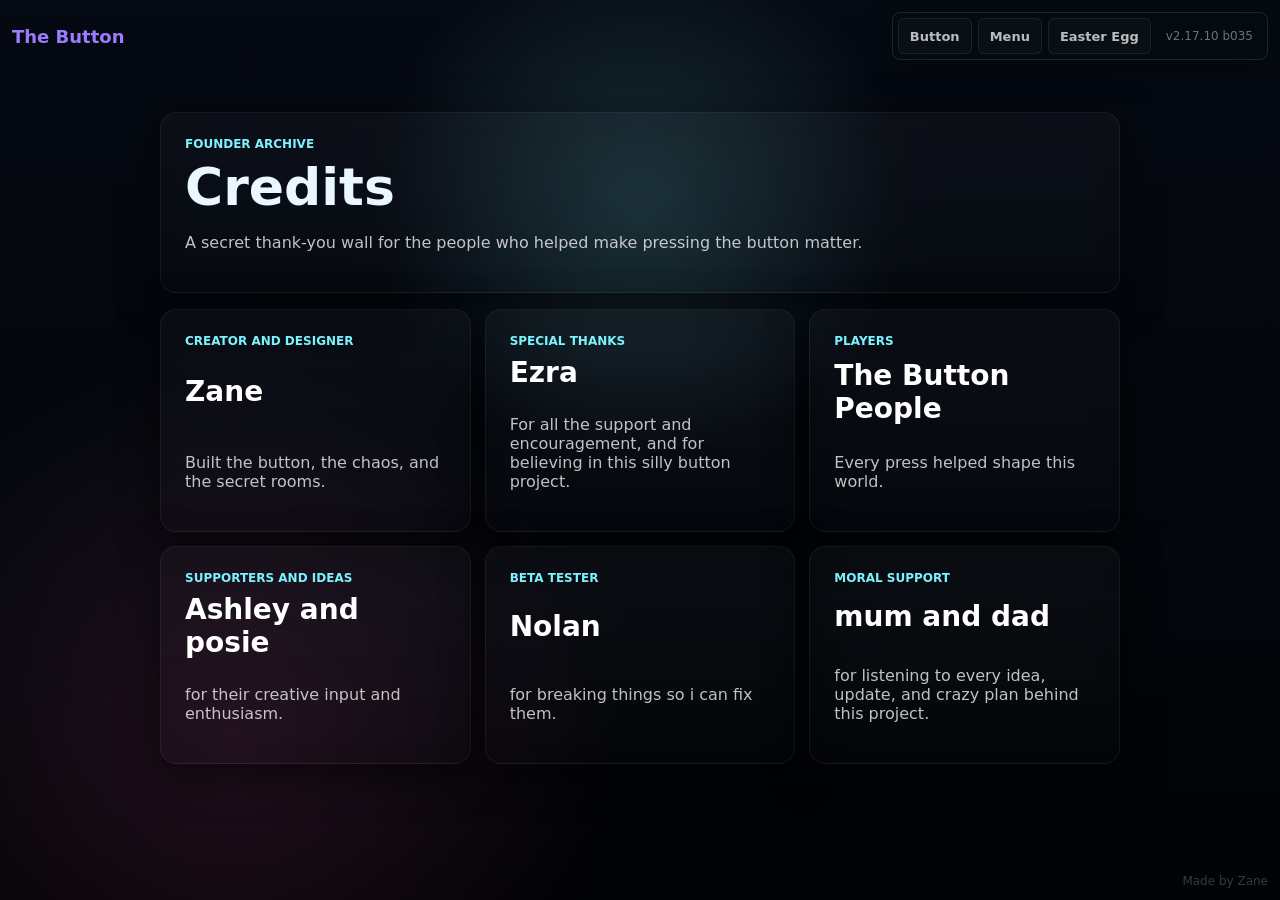
<file: credits.html>
<!doctype html>
<html lang="en">
<head>
  <meta charset="utf-8" />
  <meta name="viewport" content="width=device-width, initial-scale=1" />
  <title>The Button - Credits</title>
  <link rel="stylesheet" href="style.css" />
</head>

<body class="collection-page credits-page">
  <canvas id="particles"></canvas>

  <header class="topbar">
    <a href="index.html" class="brand">The Button</a>
    <nav class="page-nav" aria-label="Main navigation">
      <a href="index.html">Button</a>
      <a href="menu.html">Menu</a>
      <a href="easter-egg.html">Easter Egg</a>
      <span id="version-display"></span>
    </nav>
  </header>

  <main class="credits-main secret-vault">
    <section class="glass credits-hero">
      <p class="eyebrow">Founder archive</p>
      <h1>Credits</h1>
      <p class="muted">
        A secret thank-you wall for the people who helped make pressing the button matter.
      </p>
    </section>

    <section id="credits-list" class="credits-list" aria-label="Credits list"></section>
  </main>

  <footer class="footer">
    <span class="creator-credit">Made by Zane</span>
  </footer>

  <script src="version-egg.js"></script>
  <script src="credits.js"></script>
  <script src="page-effects.js"></script>
</body>
</html>
</file>
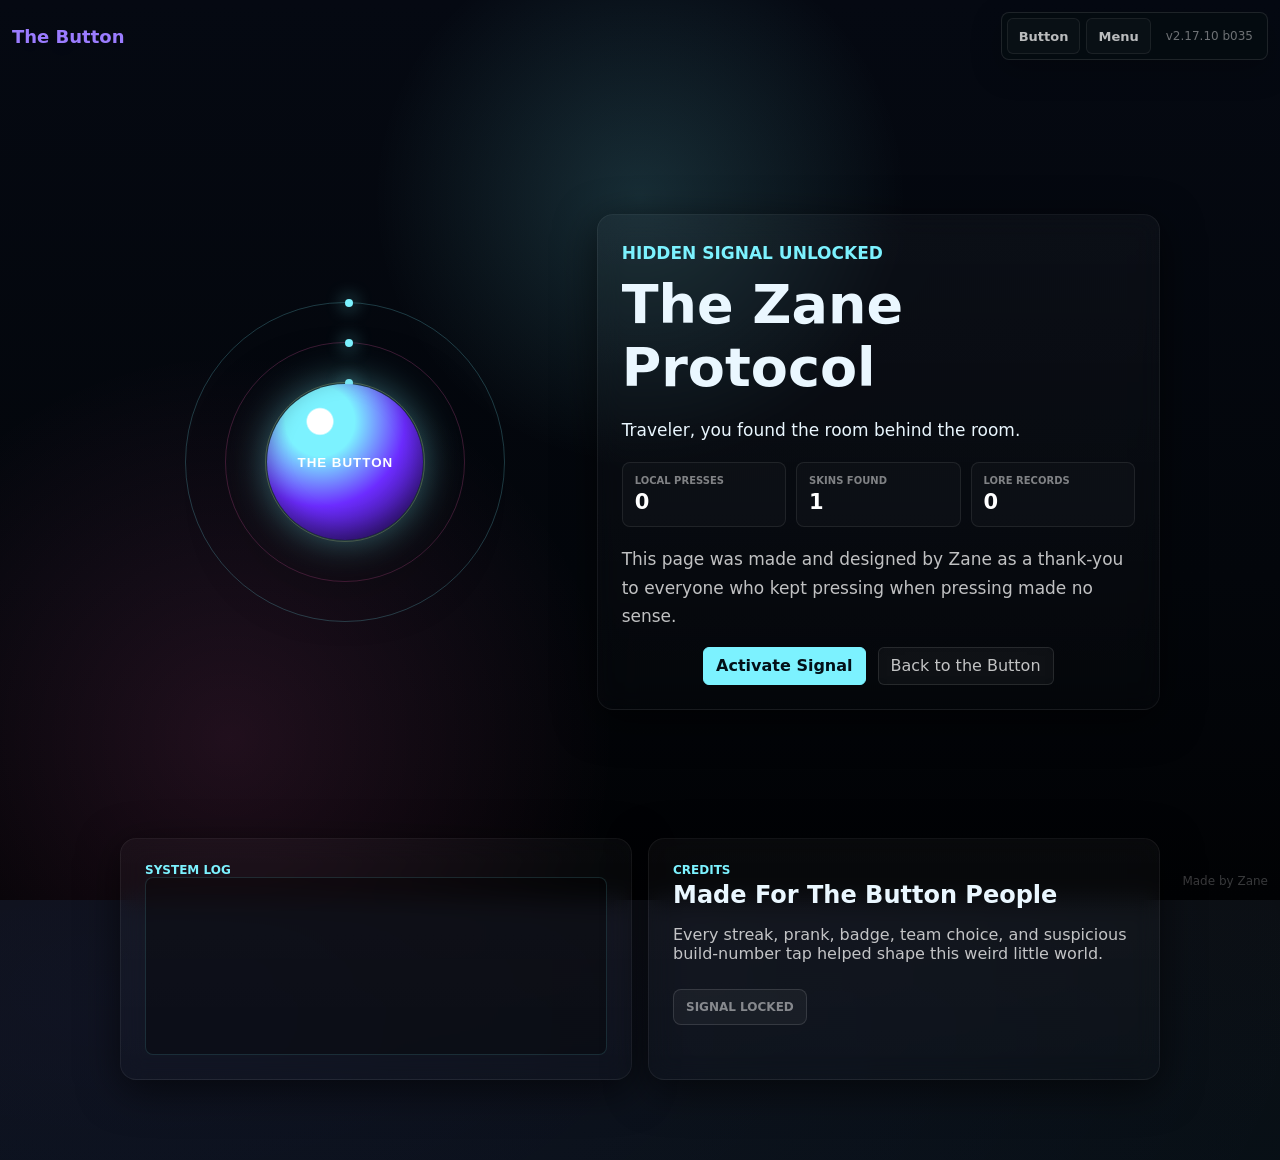
<file: easter-egg.html>
<!doctype html>
<html lang="en">
<head>
  <meta charset="utf-8" />
  <meta name="viewport" content="width=device-width, initial-scale=1" />
  <title>The Button - Easter Egg</title>
  <link rel="stylesheet" href="style.css" />
</head>

<body class="collection-page easter-page">
  <canvas id="particles"></canvas>

  <header class="topbar">
    <a href="index.html" class="brand">The Button</a>
    <nav class="page-nav" aria-label="Main navigation">
      <a href="index.html">Button</a>
      <a href="menu.html">Menu</a>
      <span id="version-display"></span>
    </nav>
  </header>

  <main class="easter-main secret-vault">
    <section class="easter-hero">
      <div class="secret-orbit" aria-hidden="true">
        <span></span><span></span><span></span>
        <button id="secret-core" class="secret-core" type="button" aria-label="Secret button core">THE BUTTON</button>
      </div>

      <div class="glass easter-card">
        <p class="eyebrow">Hidden signal unlocked</p>
        <h1>The Zane Protocol</h1>
        <p id="secret-greeting">
          You found the room behind the room.
        </p>
        <div class="secret-stats" aria-label="Secret player stats">
          <div><span>Local presses</span><strong id="secret-presses">0</strong></div>
          <div><span>Skins found</span><strong id="secret-skins">0</strong></div>
          <div><span>Lore records</span><strong id="secret-lore">0</strong></div>
        </div>
        <p class="muted">
          This page was made and designed by Zane as a thank-you to everyone who kept pressing when pressing made no sense.
        </p>
        <div class="controls">
          <button id="activate-secret" class="pill primary" type="button">Activate Signal</button>
          <a class="pill" href="index.html">Back to the Button</a>
        </div>
      </div>
    </section>

    <section class="secret-grid">
      <div class="glass secret-panel">
        <p class="eyebrow">System log</p>
        <div id="secret-terminal" class="secret-terminal" aria-live="polite"></div>
      </div>
      <div class="glass secret-panel">
        <p class="eyebrow">Credits</p>
        <h2>Made For The Button People</h2>
        <p class="muted">
          Every streak, prank, badge, team choice, and suspicious build-number tap helped shape this weird little world.
        </p>
        <div id="secret-badge" class="secret-badge locked">Signal locked</div>
      </div>
    </section>
  </main>

  <footer class="footer">
    <span class="creator-credit">Made by Zane</span>
  </footer>

  <script src="version-egg.js"></script>
  <script src="easter-egg.js"></script>
  <script src="page-effects.js"></script>
</body>
</html>
</file>
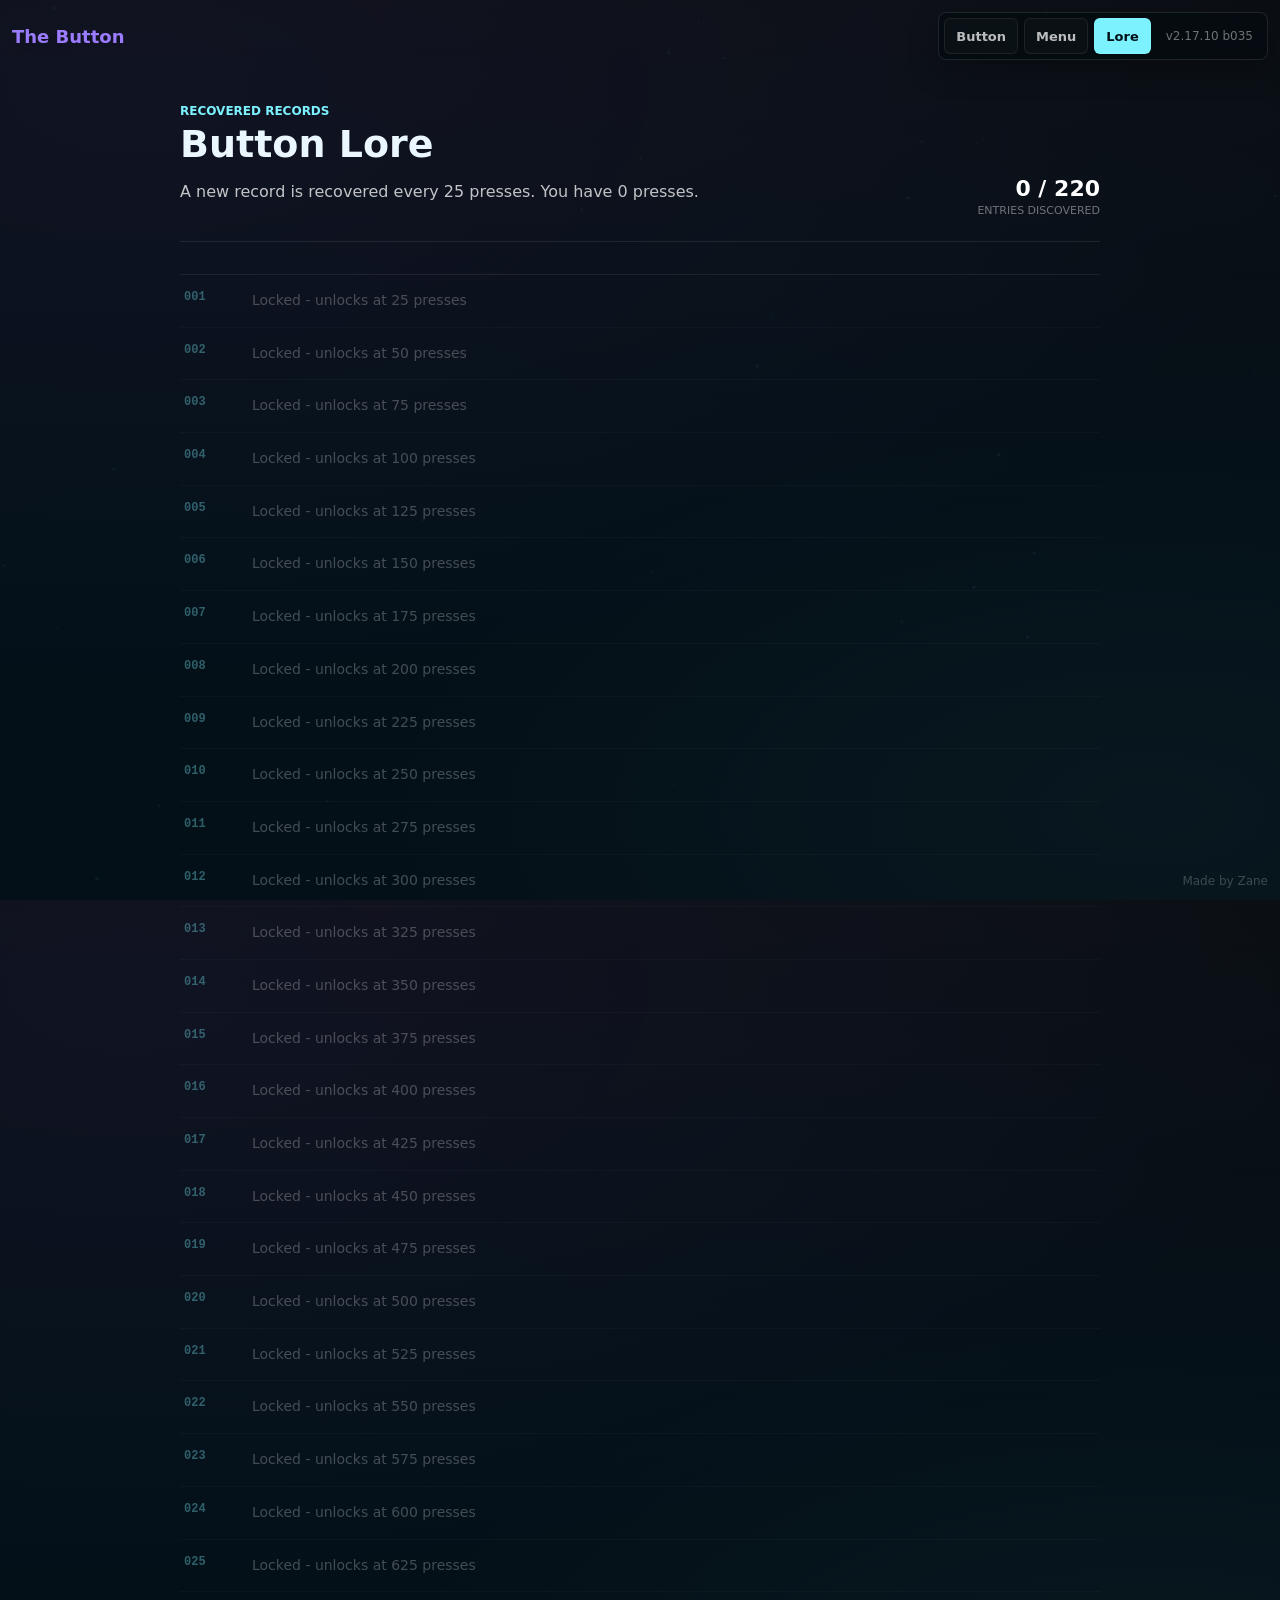
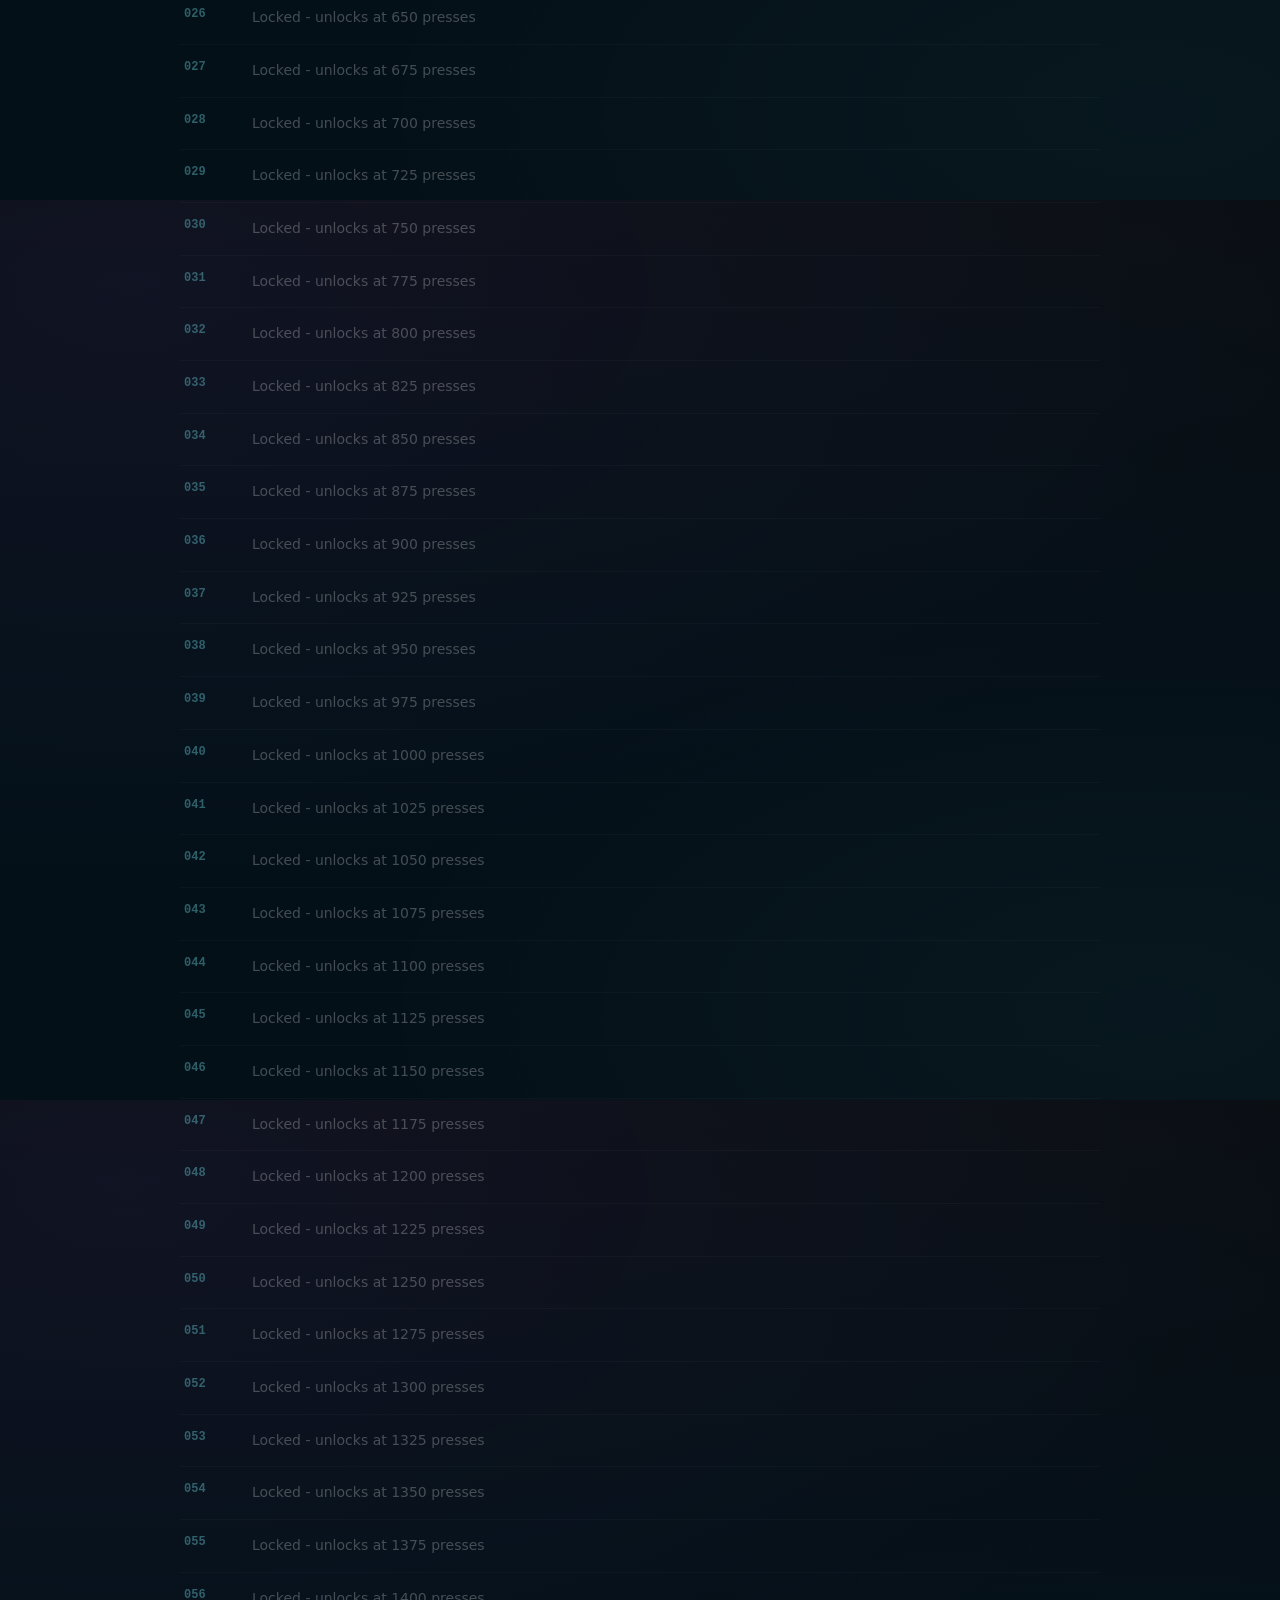
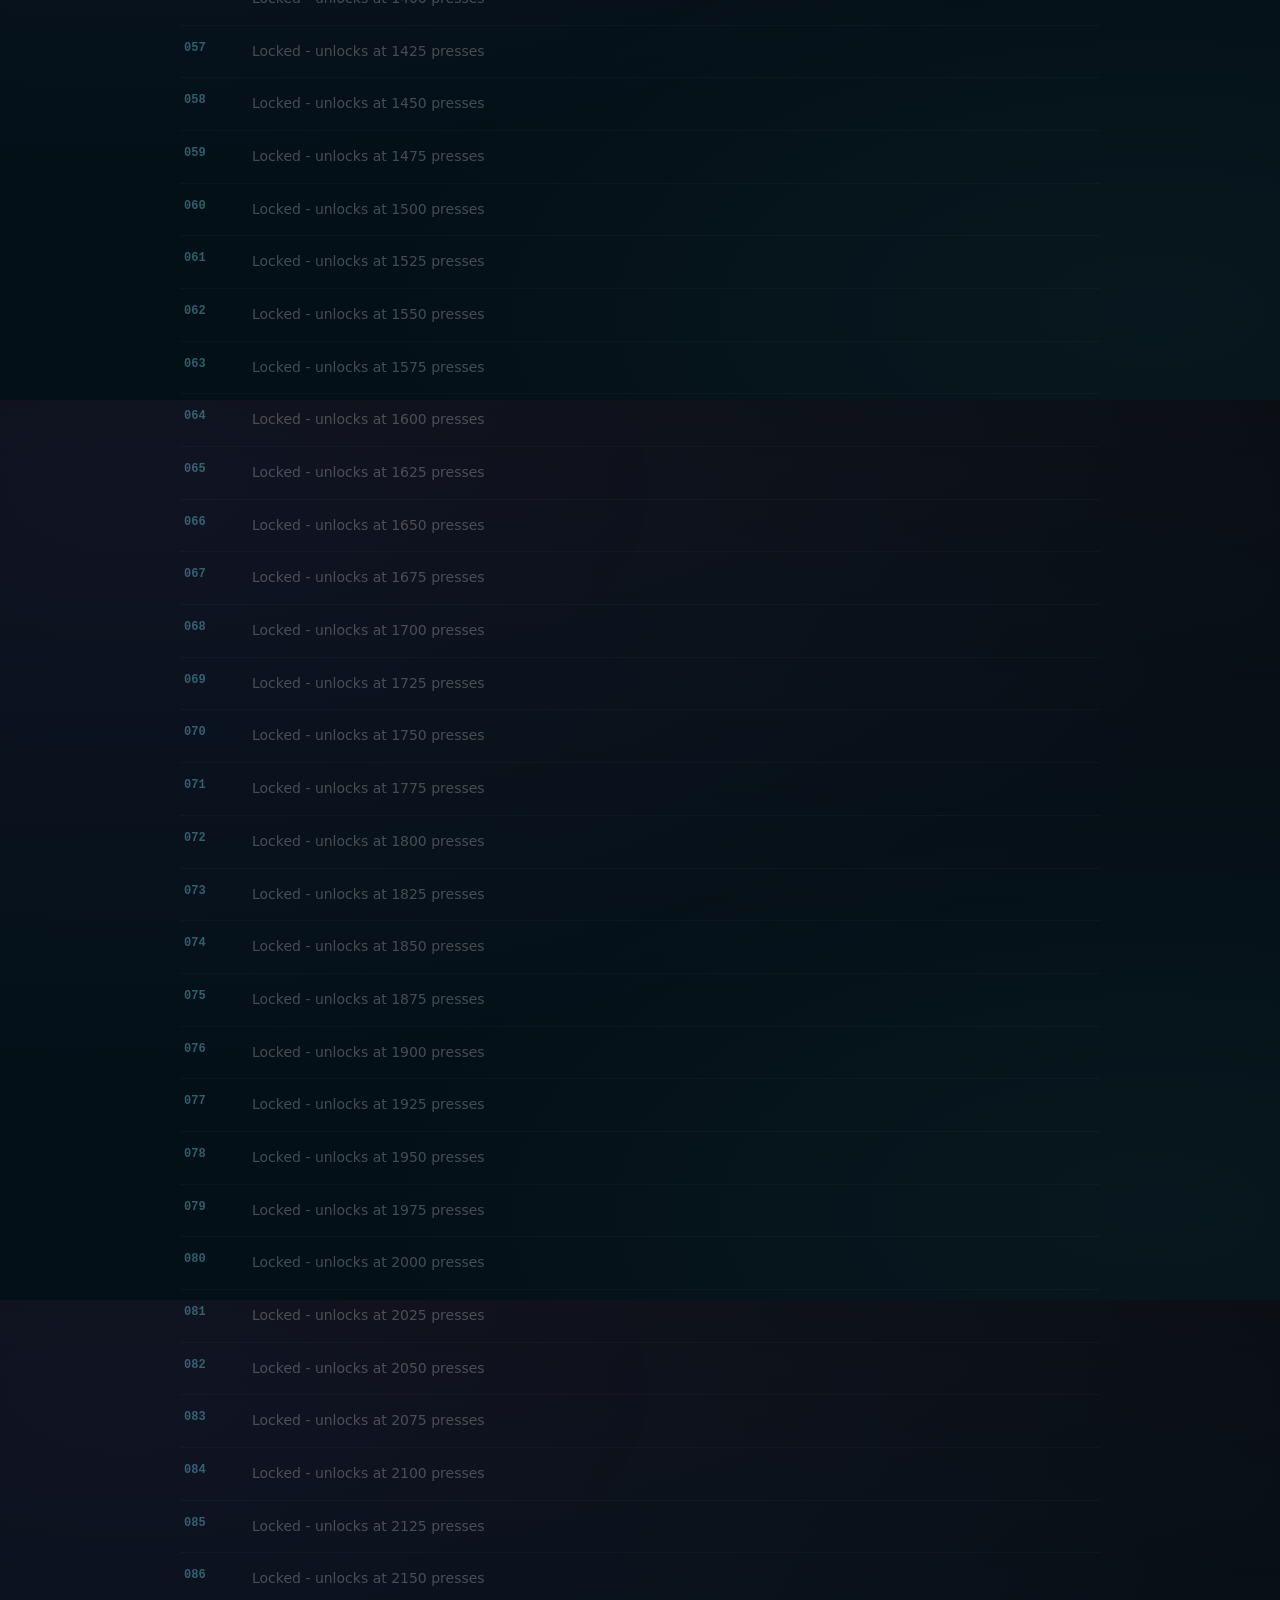
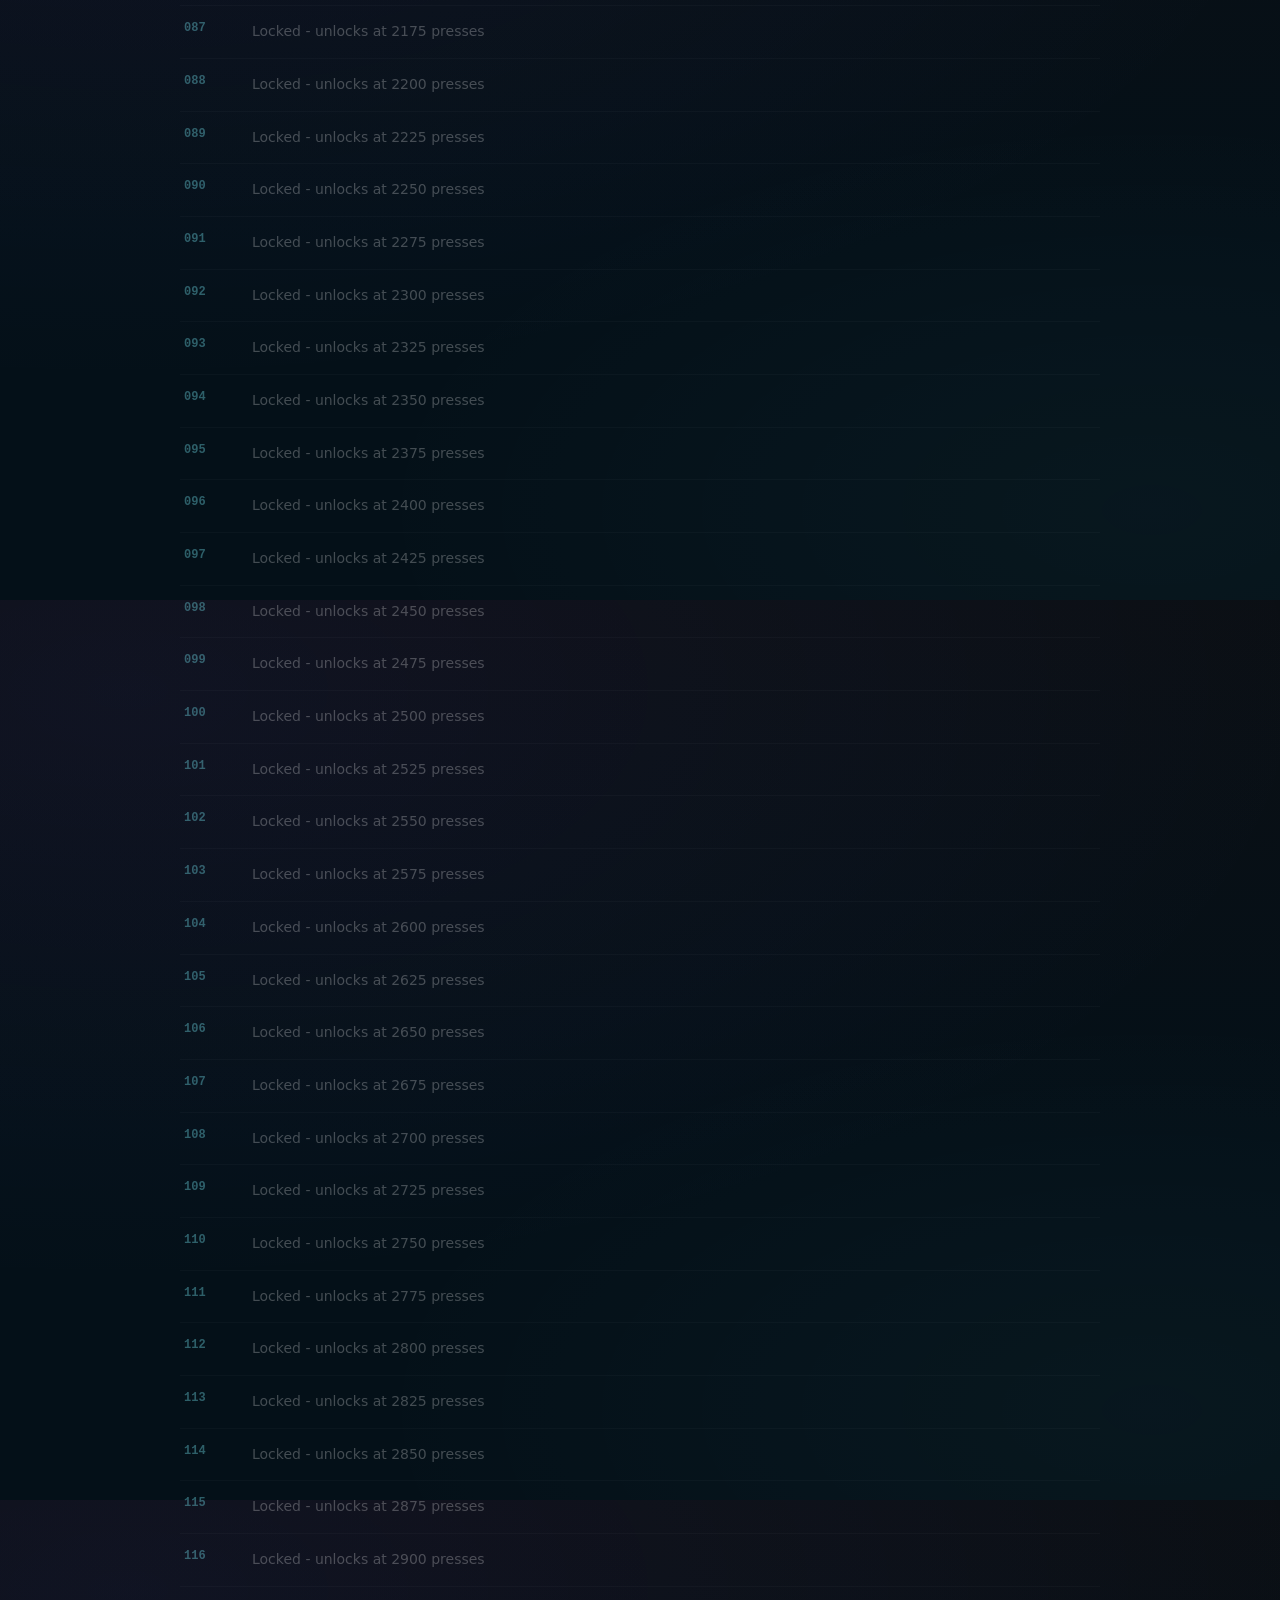
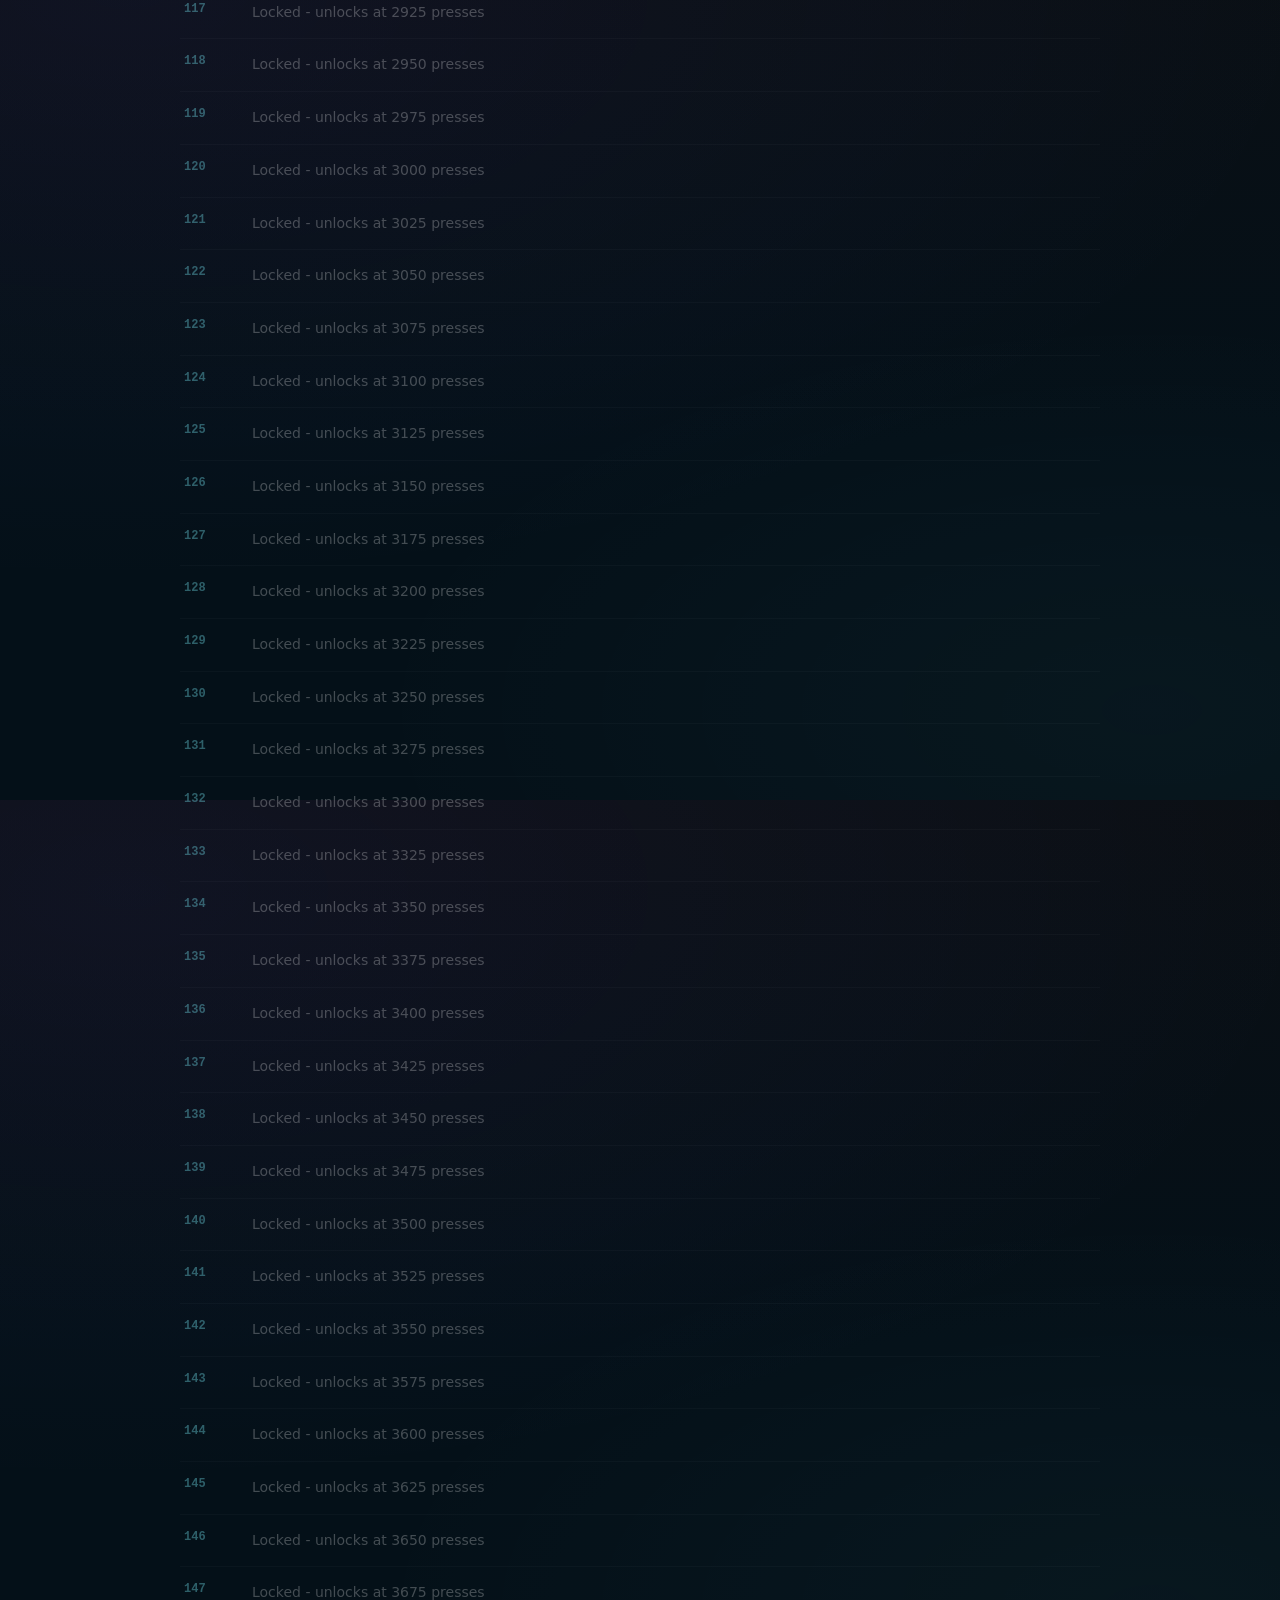
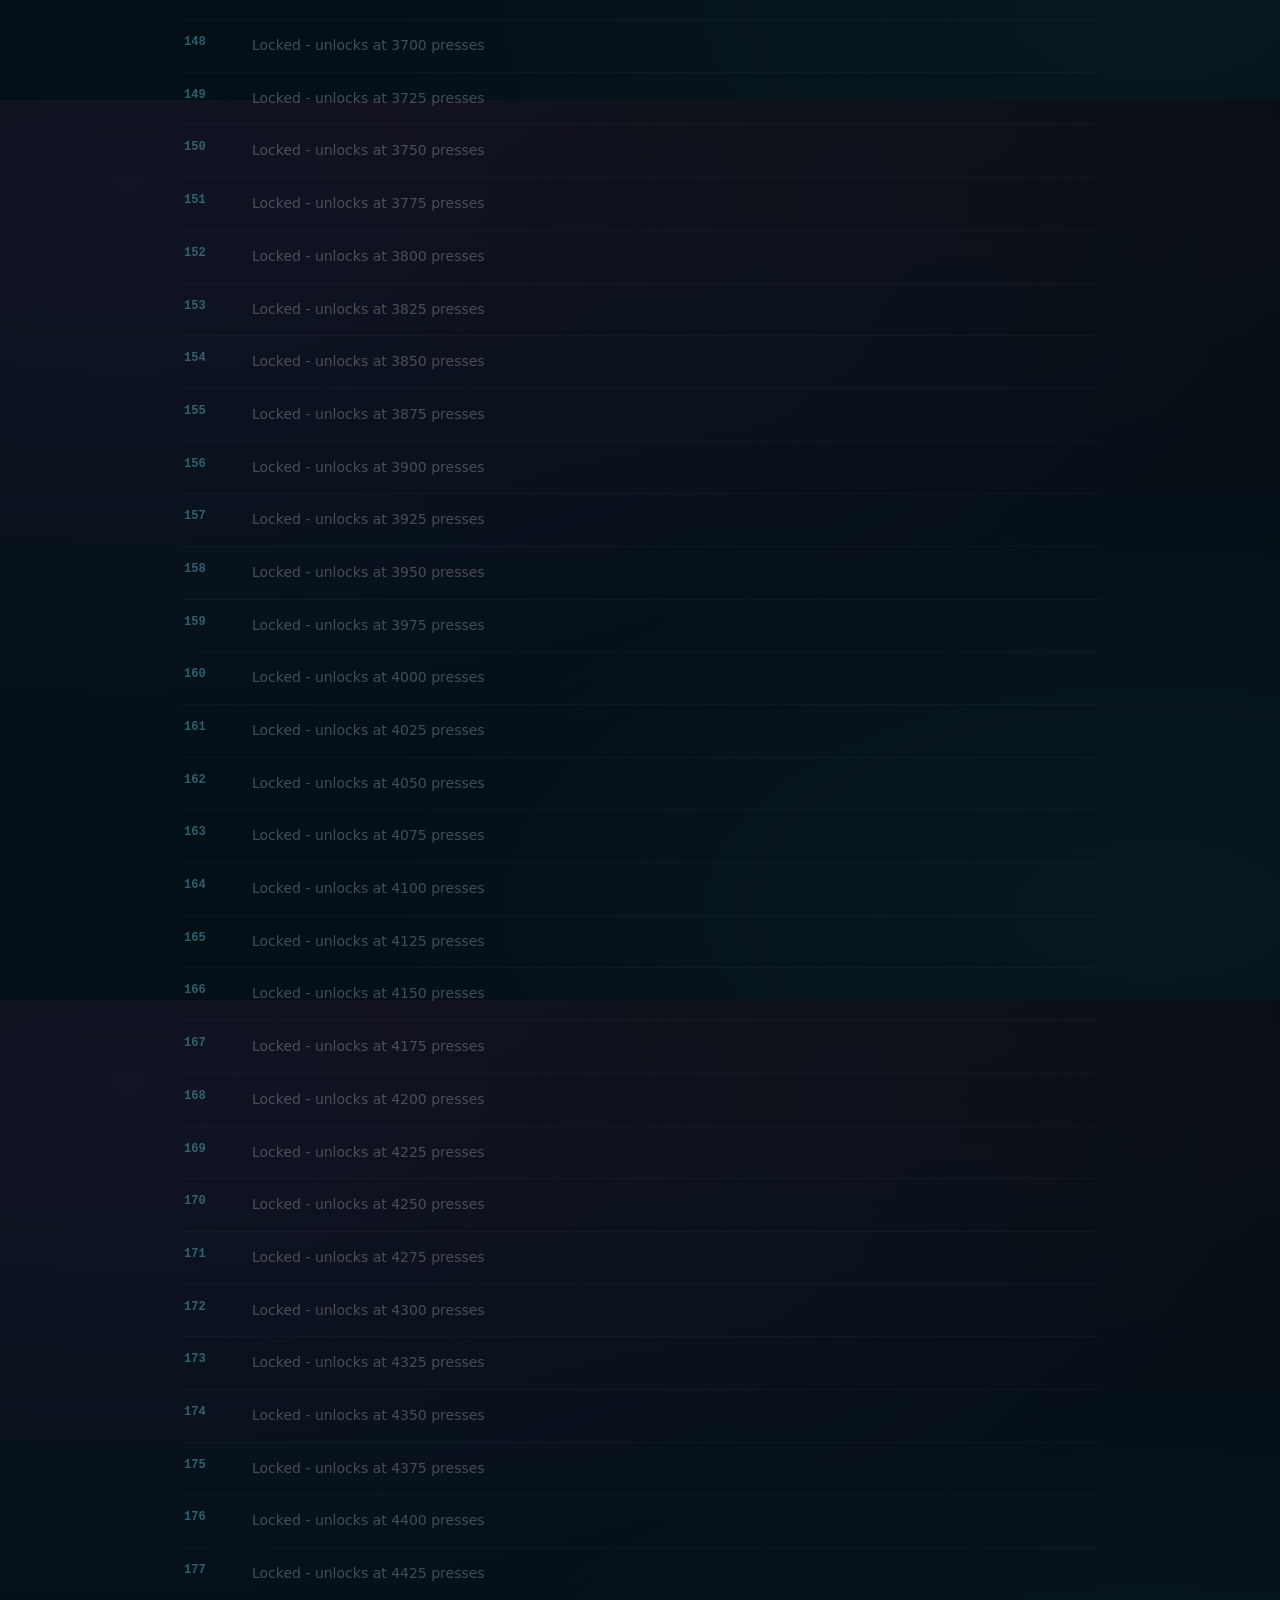
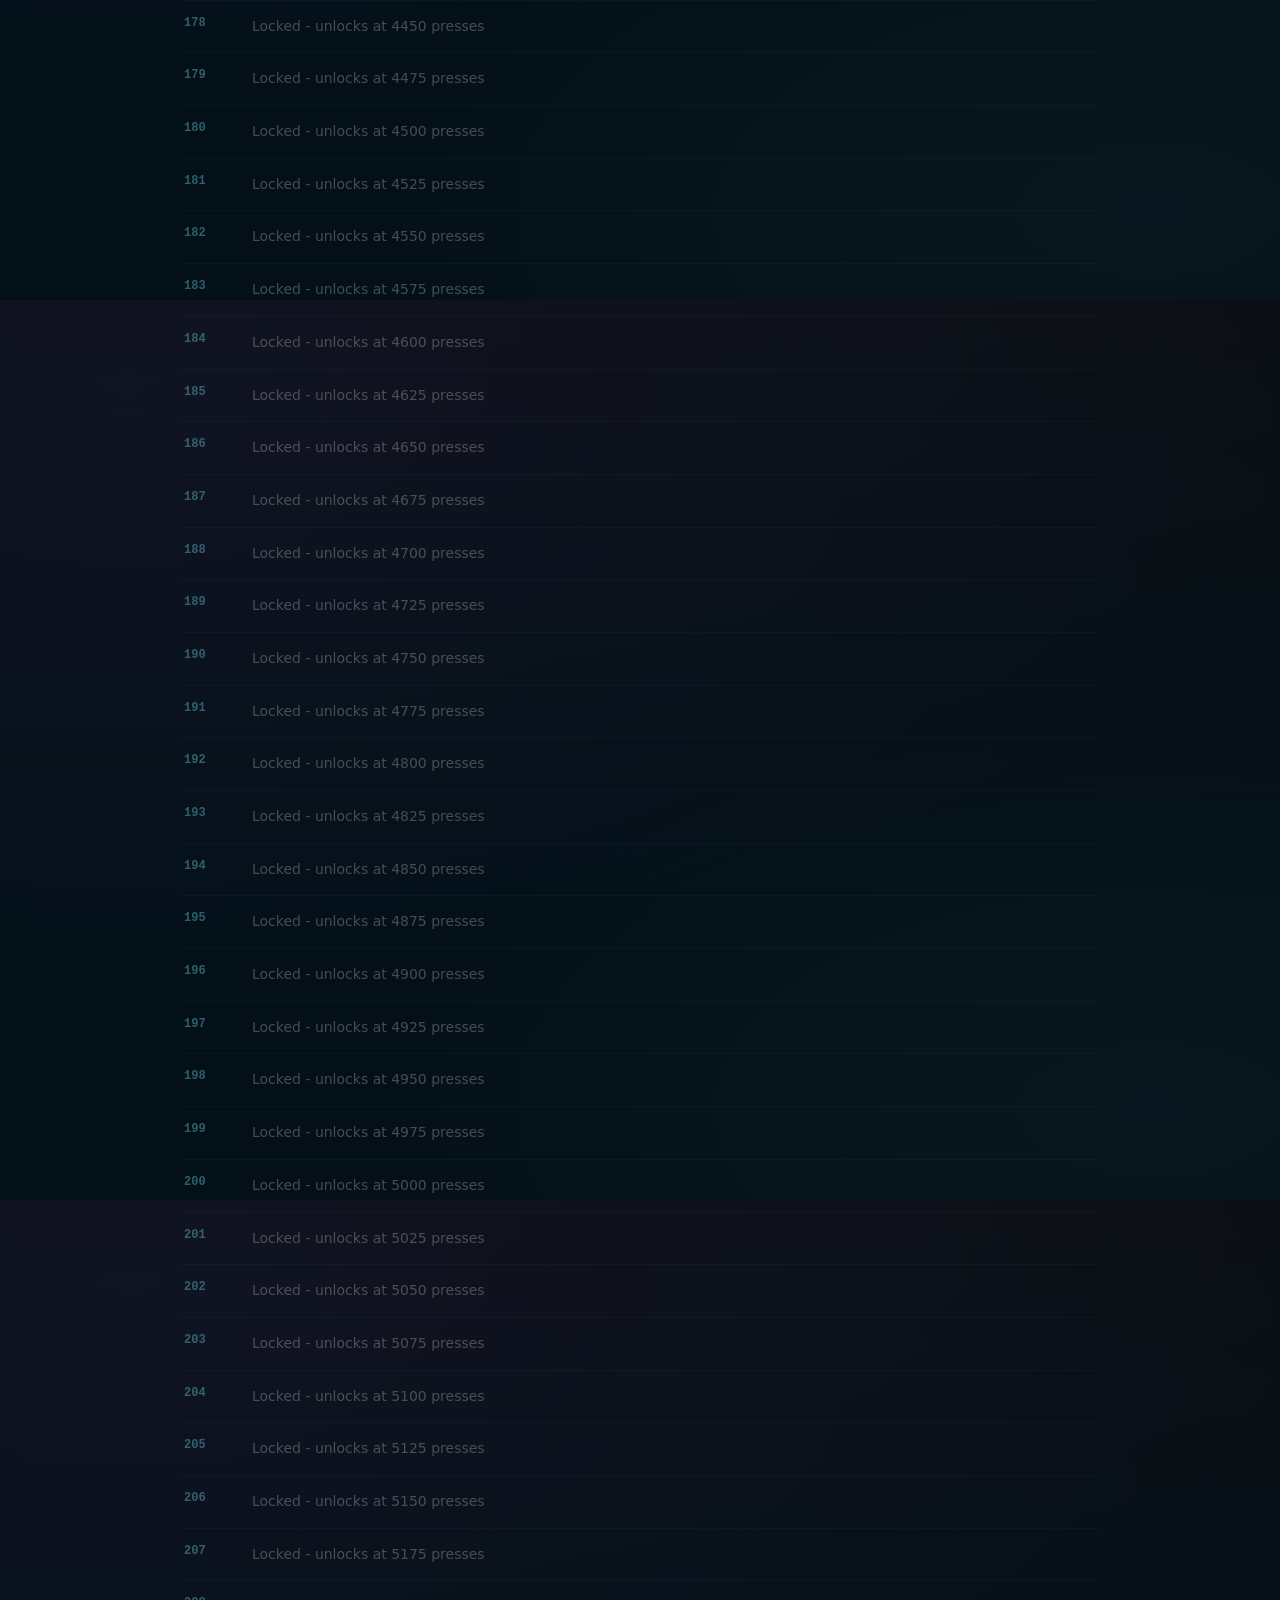
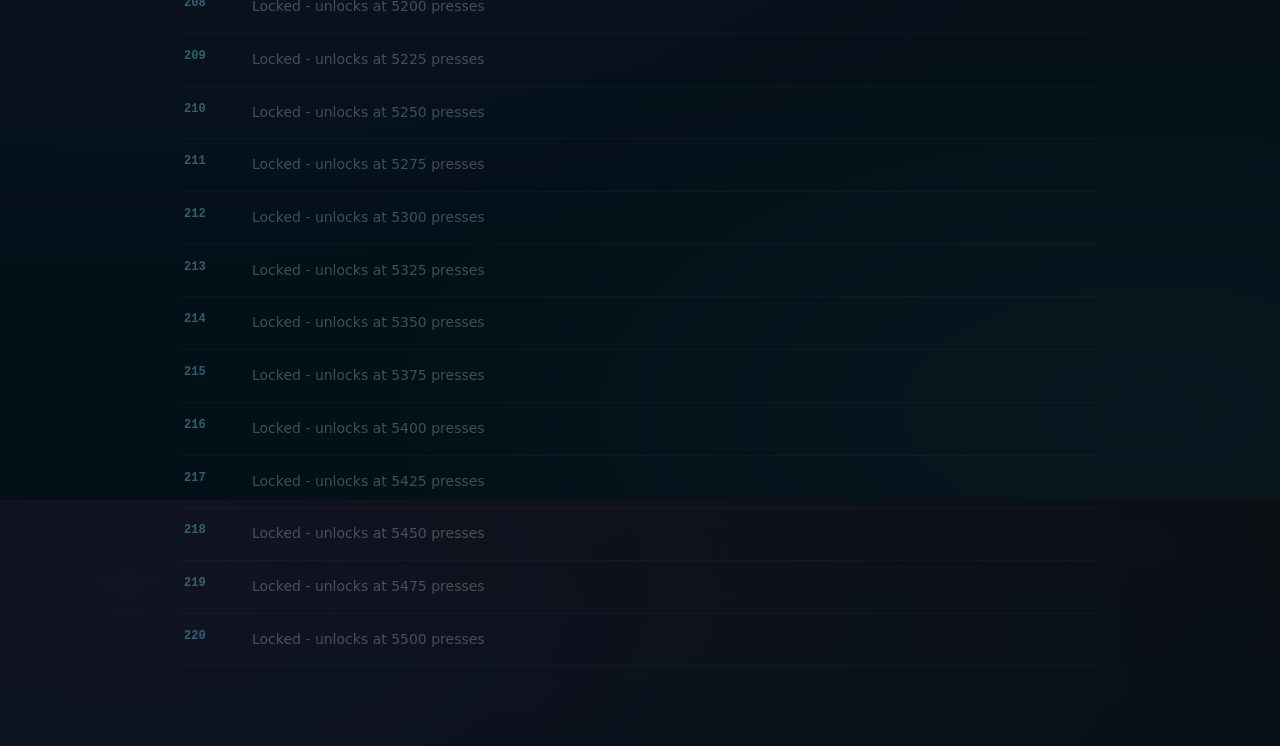
<file: lore.html>
<!doctype html>
<html lang="en">
<head>
  <meta charset="utf-8" />
  <meta name="viewport" content="width=device-width, initial-scale=1" />
  <title>The Button - Lore</title>
  <link rel="stylesheet" href="style.css" />
</head>

<body class="collection-page">
  <canvas id="particles"></canvas>

  <header class="topbar">
    <a href="index.html" class="brand">The Button</a>
    <nav class="page-nav" aria-label="Main navigation">
      <a href="index.html">Button</a>
      <a href="menu.html">Menu</a>
      <a href="lore.html" class="active" aria-current="page">Lore</a>
      <span id="version-display"></span>
    </nav>
  </header>

  <main class="collection-main">
    <header class="collection-heading">
      <div>
        <p class="eyebrow">Recovered records</p>
        <h1>Button Lore</h1>
        <p id="lore-summary" class="muted"></p>
      </div>
      <div class="achievement-total">
        <strong id="lore-count">0 / 220</strong>
        <span>entries discovered</span>
      </div>
    </header>

    <div id="lore-entries" class="lore-archive"></div>
  </main>

  <footer class="footer">
    <span class="creator-credit">Made by Zane</span>
  </footer>

  <script src="version-egg.js"></script>
  <script src="lore.js"></script>
</body>
</html>
</file>
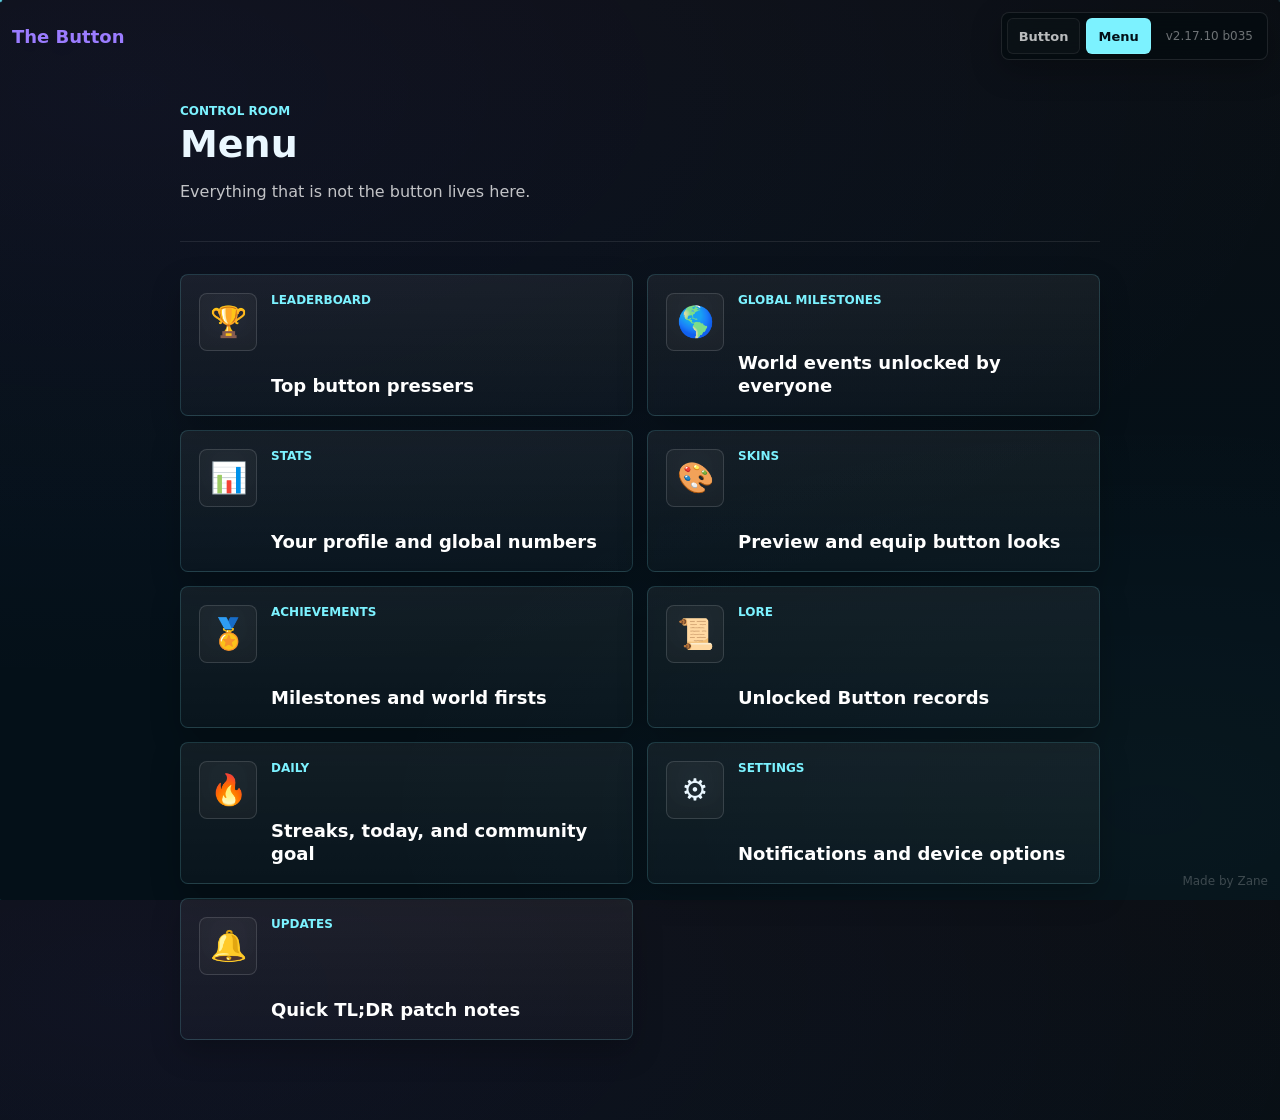
<file: menu.html>
<!doctype html>
<html lang="en">
<head>
  <meta charset="utf-8" />
  <meta name="viewport" content="width=device-width, initial-scale=1" />
  <title>The Button - Menu</title>
  <link rel="stylesheet" href="style.css" />
</head>

<body class="collection-page menu-page">
  <canvas id="particles"></canvas>

  <header class="topbar">
    <a href="index.html" class="brand">The Button</a>
    <nav class="page-nav" aria-label="Main navigation">
      <a href="index.html">Button</a>
      <a href="menu.html" class="active" aria-current="page">Menu</a>
      <span id="version-display"></span>
    </nav>
  </header>

  <main class="collection-main">
    <header class="collection-heading">
      <div>
        <p class="eyebrow">Control room</p>
        <h1>Menu</h1>
        <p class="muted">Everything that is not the button lives here.</p>
      </div>
    </header>

    <section class="menu-grid" aria-label="Site sections">
      
      <a class="menu-tile" href="leaderboard.html">
        <span class="menu-icon" aria-hidden="true">🏆</span>
        <span>Leaderboard</span>
        <strong>Top button pressers</strong>
      </a>
      <a class="menu-tile" href="global-milestones.html">
        <span class="menu-icon" aria-hidden="true">🌎</span>
        <span>Global Milestones</span>
        <strong>World events unlocked by everyone</strong>
      </a>
      <a class="menu-tile" href="stats.html">
        <span class="menu-icon" aria-hidden="true">📊</span>
        <span>Stats</span>
        <strong>Your profile and global numbers</strong>
      </a>
      <a class="menu-tile" href="skins.html">
        <span class="menu-icon" aria-hidden="true">🎨</span>
        <span>Skins</span>
        <strong>Preview and equip button looks</strong>
      </a>
      <a class="menu-tile" href="achievements.html">
        <span class="menu-icon" aria-hidden="true">🏅</span>
        <span>Achievements</span>
        <strong>Milestones and world firsts</strong>
      </a>
      <a class="menu-tile" href="lore.html">
        <span class="menu-icon" aria-hidden="true">📜</span>
        <span>Lore</span>
        <strong>Unlocked Button records</strong>
      </a>
      <a class="menu-tile" href="daily.html">
        <span class="menu-icon" aria-hidden="true">🔥</span>
        <span>Daily</span>
        <strong>Streaks, today, and community goal</strong>
      </a>
      <a class="menu-tile" href="settings.html">
        <span class="menu-icon" aria-hidden="true">⚙️</span>
        <span>Settings</span>
        <strong>Notifications and device options</strong>
      </a>
      <a class="menu-tile" href="updates.html">
        <span class="menu-icon" aria-hidden="true">🔔</span>
        <span>Updates</span>
        <strong>Quick TL;DR patch notes</strong>
      </a>
    </section>
  </main>

  <footer class="footer">
    <span class="creator-credit">Made by Zane</span>
  </footer>

  <script src="version-egg.js"></script>
  <script src="page-effects.js"></script>
</body>
</html>
</file>
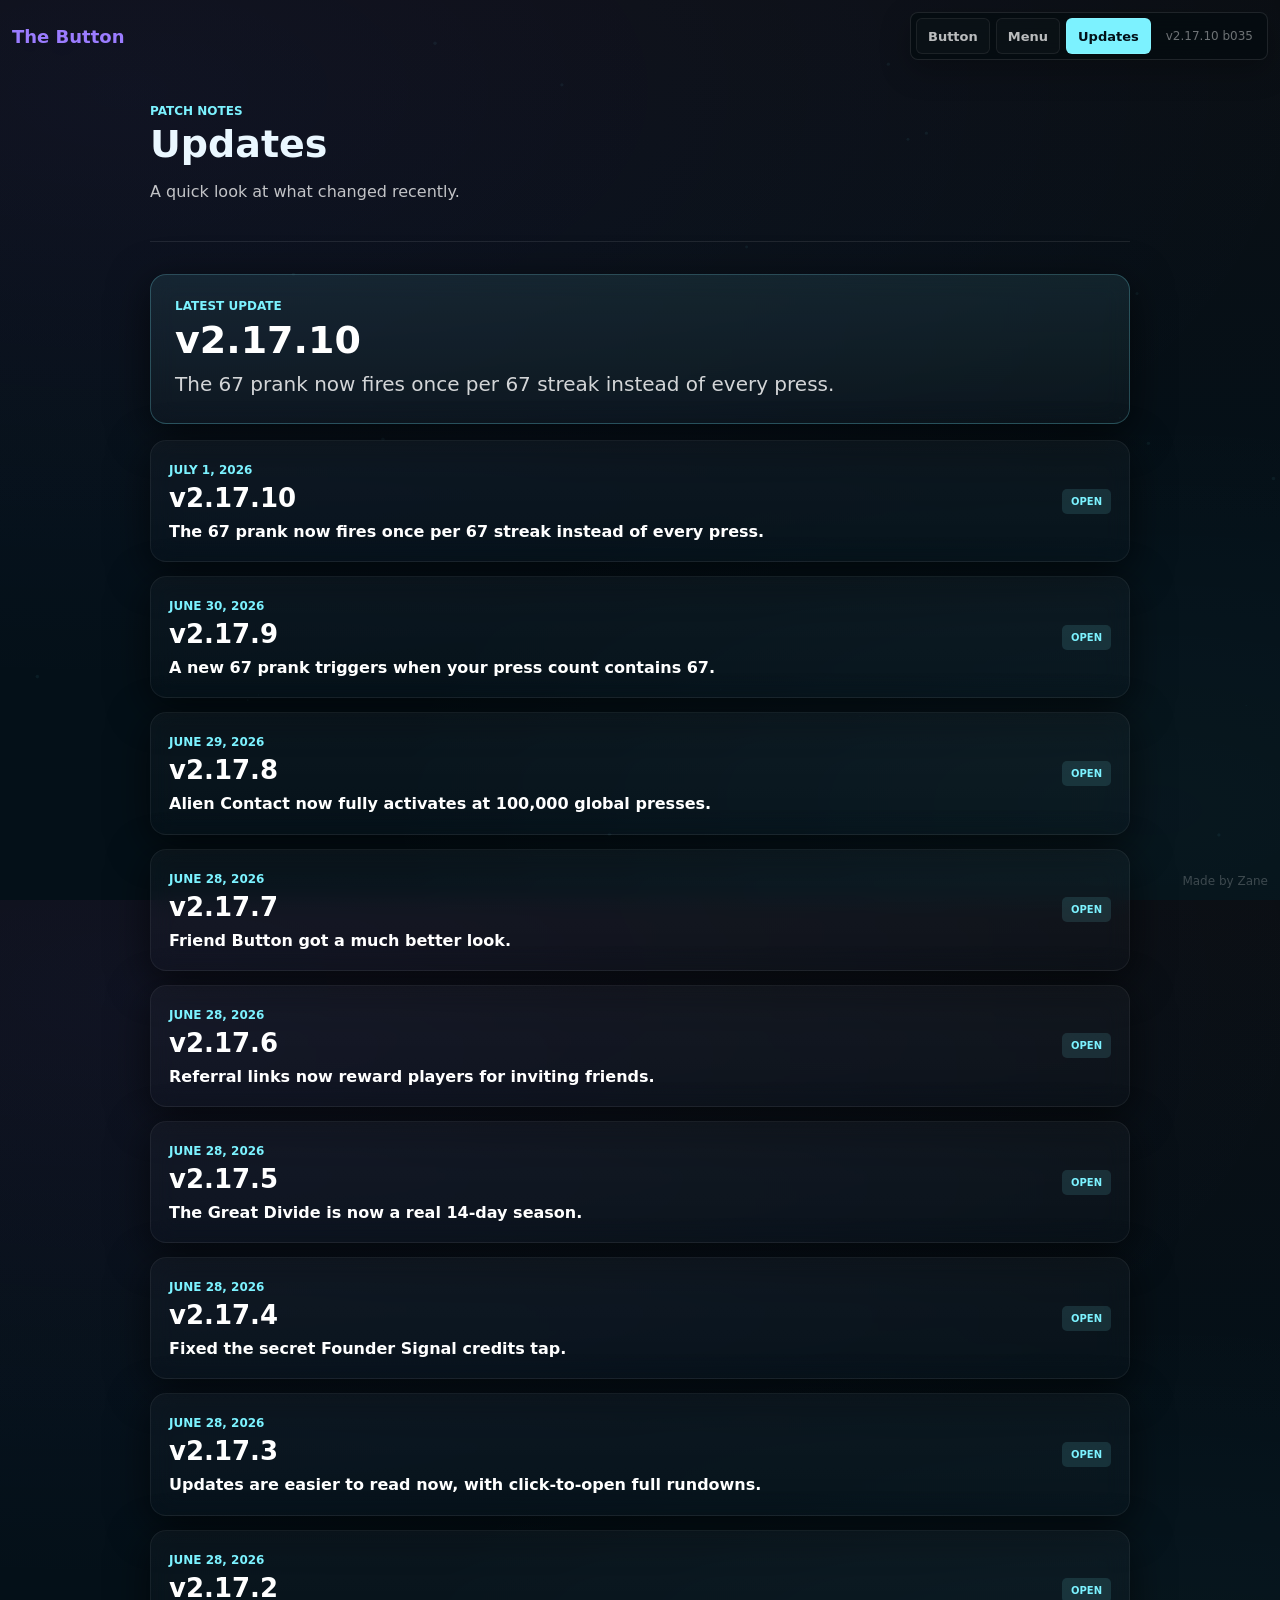
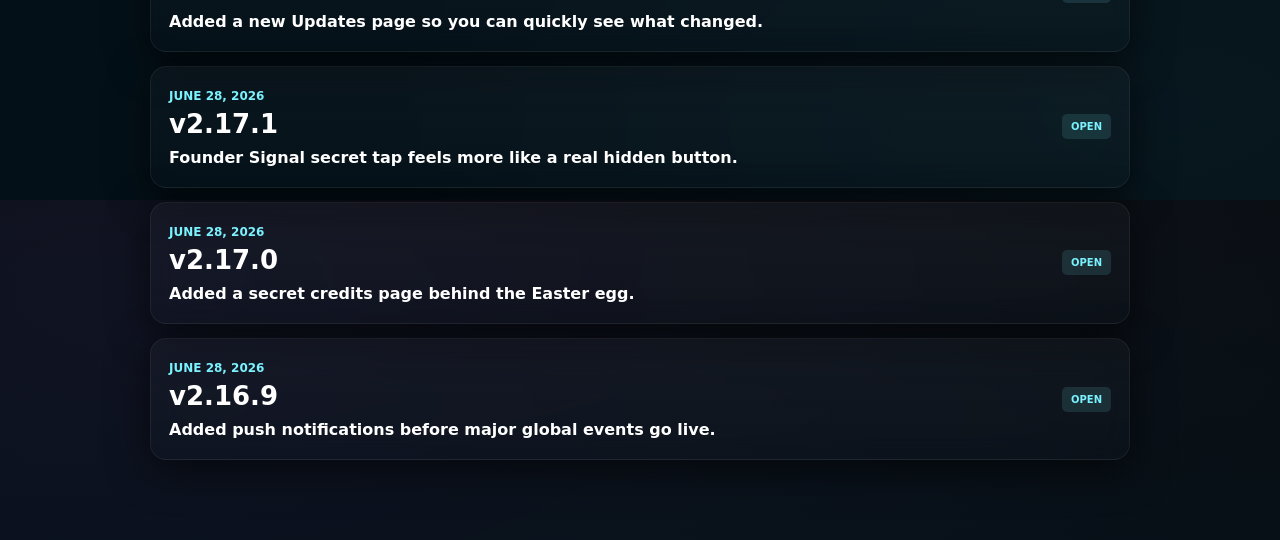
<file: updates.html>
<!doctype html>
<html lang="en">
<head>
  <meta charset="utf-8" />
  <meta name="viewport" content="width=device-width, initial-scale=1" />
  <title>The Button - Updates</title>
  <link rel="stylesheet" href="style.css" />
</head>

<body class="collection-page updates-page">
  <canvas id="particles"></canvas>

  <header class="topbar">
    <a href="index.html" class="brand">The Button</a>
    <nav class="page-nav" aria-label="Main navigation">
      <a href="index.html">Button</a>
      <a href="menu.html">Menu</a>
      <a href="updates.html" class="active" aria-current="page">Updates</a>
      <span id="version-display"></span>
    </nav>
  </header>

  <main class="collection-main updates-main">
    <header class="collection-heading">
      <div>
        <p class="eyebrow">Patch notes</p>
        <h1>Updates</h1>
        <p class="muted">A quick look at what changed recently.</p>
      </div>
    </header>

    <section class="glass update-summary-card" aria-labelledby="current-update-version">
      <p class="eyebrow">Latest update</p>
      <h2 id="current-update-version">Loading version...</h2>
      <p id="current-update-tldr" class="update-tldr muted">Loading TL;DR...</p>
    </section>

    <section id="updates-list" class="updates-list" aria-label="Update history"></section>
  </main>

  <footer class="footer">
    <span class="creator-credit">Made by Zane</span>
  </footer>

  <script src="version-egg.js"></script>
  <script src="updates.js"></script>
  <script src="page-effects.js"></script>
</body>
</html>
</file>
<file: style.css>
/* Complete replacement: polished glassmorphism stylesheet for The Button */
:root{
  --bg:#0b0f14;
  --glass: rgba(255,255,255,0.05);
  --glass-2: rgba(255,255,255,0.03);
  --accent:#7cf2ff;
  --accent-2:#9b7cff;
  --neon:#00e6a8;
  --muted:rgba(255,255,255,0.75);
  --danger:#ff6b6b;
  --glass-border: rgba(255,255,255,0.06);
  --card-blur:10px;
}
*{box-sizing:border-box}
html,body{height:100%;touch-action:manipulation}
body{
  margin:0;
  background: radial-gradient(1200px 600px at 10% 10%, rgba(123,92,255,0.06), transparent),
              radial-gradient(800px 400px at 90% 90%, rgba(124,242,255,0.03), transparent),
              linear-gradient(180deg,var(--bg),#041018 60%);
  color:#eaf7ff;
  font-family: Inter, ui-sans-serif, system-ui, -apple-system, 'Segoe UI', Roboto, 'Helvetica Neue', Arial;
  -webkit-font-smoothing:antialiased;
  -moz-osx-font-smoothing:grayscale;
  overflow:hidden;
  overscroll-behavior:none;
}
body.nightfall-active{
  background:
    radial-gradient(900px 520px at 50% 18%, rgba(124,242,255,.08), transparent 62%),
    radial-gradient(700px 380px at 78% 72%, rgba(155,124,255,.08), transparent 64%),
    linear-gradient(180deg,#01030a,#050817 54%,#02040a);
}
body.nightfall-intro::after{
  content:"";
  position:fixed;
  inset:0;
  z-index:9998;
  pointer-events:none;
  background:#000;
  animation:nightfallFade 2600ms ease forwards;
}
@keyframes nightfallFade{
  0%{opacity:0}
  18%{opacity:1}
  58%{opacity:1}
  100%{opacity:0}
}
.topbar{position:fixed;top:12px;left:12px;right:12px;display:flex;justify-content:space-between;align-items:center;z-index:40}
.brand{font-weight:700;font-size:18px;color:var(--accent-2);text-shadow:0 6px 24px rgba(155,124,255,0.06)}
.stats-mini{display:flex;gap:10px;align-items:center}
.pill{background:rgba(255,255,255,.035);border:1px solid rgba(255,255,255,.1);color:var(--muted);padding:8px 12px;border-radius:6px;backdrop-filter:blur(var(--card-blur));cursor:pointer;font:inherit;text-decoration:none;transition:background 150ms,border-color 150ms,color 150ms;display:inline-flex;align-items:center;justify-content:center;min-height:38px;-webkit-tap-highlight-color:transparent}
.pill:hover{background:rgba(255,255,255,.075);border-color:rgba(124,242,255,.3);color:#fff}
.pill:focus-visible{outline:2px solid var(--accent);outline-offset:2px}
.pill.primary{background:var(--accent);color:#031018;border-color:var(--accent);font-weight:750}
.pill.danger{background:transparent;border:1px solid rgba(255,80,80,0.12);color:var(--danger)}
.pill.active{border-color:var(--accent);color:#fff;background:rgba(124,242,255,0.12)}

.stage{display:flex;height:100vh;width:100vw;align-items:center;justify-content:center;padding:48px;gap:24px}
.center-card{flex:1;display:flex;align-items:center;justify-content:center}
.glass{background:linear-gradient(180deg,rgba(255,255,255,0.03),rgba(255,255,255,0.01));border-radius:16px;padding:24px;border:1px solid var(--glass-border);box-shadow:0 10px 40px rgba(0,0,0,0.6);backdrop-filter:blur(12px)}
.card{max-width:820px;width:100%}
.lead h1{margin:0;font-size:28px;letter-spacing:0.4px}
.lead p{margin:6px 0 18px;color:var(--muted)}
.button-wrap{display:flex;flex-direction:column;align-items:center;gap:14px}
.giant{ --size:220px; width:var(--size); height:var(--size); border-radius:50%; border:none; cursor:pointer; font-weight:800; font-size:20px; letter-spacing:2px; color:#031018; background:linear-gradient(180deg,var(--accent),var(--accent-2)); box-shadow:0 20px 50px rgba(124,118,255,0.12), inset 0 -6px 18px rgba(0,0,0,0.12); transition:transform 120ms cubic-bezier(.2,.9,.2,1), box-shadow 180ms; display:flex;align-items:center;justify-content:center;touch-action:manipulation;user-select:none;-webkit-user-select:none;-webkit-tap-highlight-color:transparent}
.giant.skin-classic{background:linear-gradient(180deg,var(--accent),var(--accent-2))}
.giant.skin-moon{background:radial-gradient(circle at 35% 25%,#ffffff 0 9%,#d7e7ff 10% 18%,#7e94c9 45%,#151d3d 100%);color:#f7fbff;text-shadow:0 2px 10px rgba(0,0,0,.45)}
.giant.skin-meteor{background:radial-gradient(circle at 35% 25%,#ffefc7 0 10%,#ff8b3d 24%,#8f2e14 56%,#2a120c 100%);color:#fff4dc;text-shadow:0 2px 10px rgba(0,0,0,.55)}
.giant.skin-alien{position:relative;overflow:hidden;background:radial-gradient(circle at 50% 24%,#f2fff8 0 8%,#86ff9d 9% 18%,#22d65f 34%,#095f36 62%,#041711 100%);color:#effff4;text-shadow:0 2px 10px rgba(0,0,0,.72);box-shadow:0 0 42px rgba(79,255,118,.48),0 0 84px rgba(49,255,180,.18),0 22px 64px rgba(0,0,0,.38),inset 0 -8px 22px rgba(0,0,0,.34)}
.giant.skin-red-champion{position:relative;overflow:hidden;background:radial-gradient(circle at 34% 24%,#fff1e7 0 7%,#ff9a88 8% 18%,#f22944 37%,#8f071d 68%,#2b050d 100%);color:#fff7f2;text-shadow:0 2px 10px rgba(0,0,0,.62);box-shadow:0 0 34px rgba(255,54,76,.42),0 20px 62px rgba(145,7,29,.32),inset 0 -8px 22px rgba(0,0,0,.3)}
.giant.skin-blue-champion{position:relative;overflow:hidden;background:radial-gradient(circle at 34% 24%,#f1fbff 0 7%,#8bd8ff 8% 18%,#2e68ff 38%,#1239af 68%,#06113a 100%);color:#f4fbff;text-shadow:0 2px 10px rgba(0,0,0,.62);box-shadow:0 0 34px rgba(62,134,255,.44),0 20px 62px rgba(11,39,130,.34),inset 0 -8px 22px rgba(0,0,0,.3)}
.giant.skin-friend-button{position:relative;overflow:hidden;background:radial-gradient(circle at 36% 18%,#fff 0 6%,#c8fff2 7% 14%,#21e6b2 24%,#2380ff 58%,#0a1d57 100%);color:#f9fffd;text-shadow:0 2px 10px rgba(0,0,0,.72);box-shadow:0 0 38px rgba(33,230,178,.5),0 0 74px rgba(35,128,255,.26),0 22px 64px rgba(5,18,62,.42),inset 0 -8px 22px rgba(0,0,0,.32)}
.giant.skin-present{position:relative;overflow:hidden;background:radial-gradient(circle at 32% 18%,#fff 0 7%,#fff1a8 8% 15%,#ff62b8 26%,#7d39ff 60%,#21073d 100%);color:#fff;text-shadow:0 2px 10px rgba(0,0,0,.62);box-shadow:0 0 34px rgba(255,98,184,.36),0 20px 62px rgba(125,57,255,.28),inset 0 -8px 22px rgba(0,0,0,.3)}
.giant.skin-alien::before,.giant.skin-red-champion::before,.giant.skin-blue-champion::before,.giant.skin-friend-button::before,.giant.skin-present::before{content:"";position:absolute;inset:0;pointer-events:none}
.giant.skin-alien::before{background:radial-gradient(ellipse at 37% 38%,#061711 0 7%,transparent 8%),radial-gradient(ellipse at 63% 38%,#061711 0 7%,transparent 8%),radial-gradient(ellipse at 50% 62%,rgba(4,23,17,.72) 0 11%,transparent 12%),linear-gradient(90deg,transparent 0 46%,rgba(205,255,214,.68) 47% 53%,transparent 54%);opacity:.86}
.giant.skin-red-champion::before{background:linear-gradient(90deg,transparent 0 43%,rgba(255,230,160,.86) 44% 48%,transparent 49%),linear-gradient(0deg,transparent 0 55%,rgba(255,230,160,.78) 56% 61%,transparent 62%),radial-gradient(circle at 50% 23%,rgba(255,244,196,.95) 0 4%,transparent 5%),radial-gradient(circle at 38% 28%,rgba(255,244,196,.85) 0 3%,transparent 4%),radial-gradient(circle at 62% 28%,rgba(255,244,196,.85) 0 3%,transparent 4%)}
.giant.skin-blue-champion::before{background:linear-gradient(90deg,transparent 0 43%,rgba(185,244,255,.9) 44% 48%,transparent 49%),linear-gradient(0deg,transparent 0 55%,rgba(185,244,255,.78) 56% 61%,transparent 62%),radial-gradient(circle at 50% 23%,rgba(235,253,255,.96) 0 4%,transparent 5%),radial-gradient(circle at 38% 28%,rgba(235,253,255,.82) 0 3%,transparent 4%),radial-gradient(circle at 62% 28%,rgba(235,253,255,.82) 0 3%,transparent 4%)}
.giant.skin-friend-button::before{background:linear-gradient(32deg,transparent 0 43%,rgba(255,255,255,.58) 44% 46%,transparent 47%),linear-gradient(-32deg,transparent 0 43%,rgba(255,255,255,.58) 44% 46%,transparent 47%),radial-gradient(circle at 50% 30%,rgba(255,255,255,.98) 0 8%,transparent 9%),radial-gradient(circle at 35% 41%,rgba(255,255,255,.94) 0 7%,transparent 8%),radial-gradient(circle at 65% 41%,rgba(255,255,255,.94) 0 7%,transparent 8%),radial-gradient(ellipse at 50% 54%,rgba(255,255,255,.9) 0 13%,transparent 14%),radial-gradient(ellipse at 35% 63%,rgba(255,255,255,.72) 0 12%,transparent 13%),radial-gradient(ellipse at 65% 63%,rgba(255,255,255,.72) 0 12%,transparent 13%),radial-gradient(circle at 18% 24%,rgba(255,242,116,.95) 0 3%,transparent 4%),radial-gradient(circle at 82% 24%,rgba(255,242,116,.95) 0 3%,transparent 4%),radial-gradient(circle at 18% 78%,rgba(255,242,116,.72) 0 3%,transparent 4%),radial-gradient(circle at 82% 78%,rgba(255,242,116,.72) 0 3%,transparent 4%);opacity:.9}
.giant.skin-friend-button::after{content:"";position:absolute;inset:16%;border:2px solid rgba(255,255,255,.32);border-radius:50%;pointer-events:none;box-shadow:0 0 24px rgba(255,255,255,.24),inset 0 0 22px rgba(255,255,255,.08)}
.giant.skin-present::before{background:linear-gradient(90deg,transparent 0 43%,rgba(255,242,116,.94) 44% 51%,transparent 52%),linear-gradient(0deg,transparent 0 43%,rgba(255,242,116,.88) 44% 51%,transparent 52%),radial-gradient(circle at 42% 31%,rgba(255,242,116,.95) 0 8%,transparent 9%),radial-gradient(circle at 58% 31%,rgba(255,242,116,.95) 0 8%,transparent 9%),radial-gradient(circle at 50% 35%,rgba(255,255,255,.92) 0 5%,transparent 6%)}
.giant.skin-sunrise{background:linear-gradient(180deg,#ffd166,#ef476f);color:#241106}
.giant.skin-matrix{background:linear-gradient(180deg,#00e6a8,#0b6e4f);color:#02140e}
.giant.skin-royal{background:linear-gradient(180deg,#d7b8ff,#6d44ff);color:#12071f}
.giant.skin-candy{background:linear-gradient(180deg,#ff8bd1,#7cf2ff);color:#190318}
.giant.skin-gold{background:linear-gradient(180deg,#ffe66d,#c99700);color:#1c1400}
.giant:active{transform:scale(.98)}
.counter{color:var(--muted);font-weight:600}
.message-box{margin-top:18px;padding:12px;border-radius:12px;background:var(--glass-2);color:var(--muted);min-height:48px;display:flex;align-items:center;justify-content:center}
.controls{display:flex;gap:12px;justify-content:center;margin-top:14px}
.daily-strip{display:grid;grid-template-columns:repeat(3,1fr);gap:10px;margin:18px 0 14px}
.daily-strip div{min-width:0;padding:10px;border:1px solid rgba(255,255,255,.07);border-radius:8px;background:rgba(255,255,255,.025)}
.daily-strip span{display:block;color:rgba(255,255,255,.48);font-size:11px;font-weight:800;text-transform:uppercase;letter-spacing:0}
.daily-strip strong{display:block;margin-top:3px;color:#fff;font-size:15px;white-space:nowrap;overflow:hidden;text-overflow:ellipsis}
.community-goal{margin:0 0 18px}
.goal-track{height:10px;overflow:hidden;border-radius:999px;background:rgba(255,255,255,.08);border:1px solid rgba(255,255,255,.08)}
.goal-track span{display:block;width:0;height:100%;background:linear-gradient(90deg,var(--neon),var(--accent));transition:width 360ms ease}
.community-goal p{margin:7px 0 0;color:rgba(255,255,255,.56);font-size:13px;text-align:center}
.skin-controls{align-items:center;flex-wrap:wrap}
.skin-name{min-width:110px;color:#fff;font-weight:750;text-align:center}

.panel{width:320px;max-width:36vw;height:72vh;display:flex;align-items:center}
.panel.hidden{display:none}

/* when body.panel-open is set, ensure panel is visible and animate */
body.panel-open .panel{display:flex;animation:slideIn 260ms ease;}
@keyframes slideIn{from{transform:translateX(12px);opacity:0}to{transform:none;opacity:1}}

/* Boss modal centering override */
.modal.boss{display:flex;align-items:center;justify-content:center}
.modal.boss .modal-card{max-width:640px;width:94vw}
.side-card{width:100%;padding:18px;overflow:auto}
.side-card h3{margin-top:0}
.global-stats{list-style:none;padding:0;margin:0 0 12px 0;color:var(--muted)}
.achievements-list{list-style:none;padding:0;margin:0;display:grid;grid-template-columns:1fr 1fr;gap:8px}
.achievements-list li{background:linear-gradient(90deg,rgba(255,255,255,0.02),transparent);padding:8px;border-radius:8px;font-size:13px;color:var(--muted)}
.lore-list{max-height:220px;overflow:auto;padding:8px;border-radius:8px;background:rgba(255,255,255,0.02)}
.panel-section{margin-top:12px}

#toast-area{position:fixed;right:20px;bottom:20px;display:flex;flex-direction:column;gap:10px;z-index:80}
.toast{background:linear-gradient(90deg,#071018,rgba(255,255,255,0.02));padding:12px 16px;border-radius:10px;color:#dff7ff;border:1px solid rgba(255,255,255,0.04);box-shadow:0 8px 30px rgba(0,0,0,0.5)}

.modal{position:fixed;inset:0;display:flex;align-items:center;justify-content:center;background:linear-gradient(180deg,rgba(2,6,8,0.6),transparent);z-index:90}
.modal-card{width:min(560px,94vw);display:flex;flex-direction:column;gap:12px}
.onboard-choice{display:grid;grid-template-columns:1fr 1fr;gap:8px}
.returning-match{padding:12px;border:1px solid rgba(124,242,255,.16);border-radius:8px;background:rgba(124,242,255,.06)}
.returning-match p{margin:0}
.chaos-card h2{margin:0;font-size:28px;letter-spacing:0}
.chaos-ios{margin:0;padding:12px;border:1px solid rgba(255,209,102,.22);border-radius:8px;background:rgba(255,209,102,.08);color:#ffe8a8;line-height:1.45}
#chaos-status{min-height:20px;font-size:13px}
.field{display:flex;flex-direction:column;gap:6px}
.field input[type="text"], .field input[type="email"], .field input[type="password"], .field input{padding:10px;border-radius:10px;border:1px solid rgba(255,255,255,0.04);background:rgba(255,255,255,0.02);color:var(--muted)}
.label{font-weight:700}
.desc{font-size:13px;color:var(--muted)}
.modal-actions{display:flex;justify-content:flex-end;margin-top:6px}

.hidden{display:none}

/* Particles canvas full screen behind UI */
#particles{position:fixed;inset:0;z-index:0}
#nightfall-sky{position:fixed;inset:0;z-index:1;pointer-events:none;overflow:hidden}
#nightfall-sky span{position:absolute;width:2px;height:2px;border-radius:50%;background:#fff;box-shadow:0 0 10px rgba(124,242,255,.9);animation:starTwinkle 4s ease-in-out infinite}
@keyframes starTwinkle{
  0%,100%{transform:scale(.75);opacity:.3}
  50%{transform:scale(1.45);opacity:1}
}
body.nightfall-active .stage{position:relative;z-index:2}
body.nightfall-active #toast-area,
body.nightfall-active .modal{z-index:90}
body.nightfall-active .glass{border-color:rgba(124,242,255,.16);background:linear-gradient(180deg,rgba(8,12,28,.72),rgba(2,4,12,.58));box-shadow:0 20px 80px rgba(0,0,0,.72)}
body.nightfall-active .giant{background:radial-gradient(circle at 36% 28%,#f7fbff 0 10%,#c7d9ff 11% 24%,#6478c8 54%,#11183f 100%);color:#f7fbff;text-shadow:0 3px 12px rgba(0,0,0,.65);box-shadow:0 0 32px rgba(199,217,255,.42),0 0 100px rgba(124,242,255,.2),inset 0 -8px 20px rgba(0,0,0,.26)}
body.nightfall-active #message-box{border:1px solid rgba(124,242,255,.16);background:rgba(3,7,22,.78);color:#eaf7ff}
#meteor-impact-layer{position:fixed;inset:0;z-index:88;pointer-events:none;overflow:hidden;display:none}
.meteor-rock{position:absolute;right:-160px;top:-120px;width:92px;height:92px;border-radius:50%;background:radial-gradient(circle at 34% 30%,#ffe0a0,#ff7b2e 42%,#35140c 78%);box-shadow:0 0 34px rgba(255,123,46,.75),-80px 80px 34px rgba(255,90,32,.22)}
.meteor-dust{position:absolute;left:50%;top:54%;width:28px;height:28px;border-radius:50%;background:rgba(210,175,132,.42);filter:blur(2px);opacity:0}
body.meteor-impact-intro{animation:meteorPageShake 900ms linear 1250ms 2}
body.meteor-impact-intro #meteor-impact-layer{display:block}
body.meteor-impact-intro .meteor-rock{animation:meteorFall 1800ms cubic-bezier(.2,.8,.15,1) forwards}
body.meteor-impact-intro .dust-a{animation:meteorDust 1500ms ease-out 1450ms forwards}
body.meteor-impact-intro .dust-b{animation:meteorDust 1700ms ease-out 1500ms forwards;transform:translate(-90px,20px)}
body.meteor-impact-intro .dust-c{animation:meteorDust 1900ms ease-out 1550ms forwards;transform:translate(90px,30px)}
body.meteor-active .giant{position:relative;overflow:hidden}
body.meteor-countdown .giant{box-shadow:0 0 30px rgba(255,123,46,.45),0 20px 60px rgba(255,80,32,.18),inset 0 -6px 18px rgba(0,0,0,.18)}
@keyframes meteorFall{0%{transform:translate(0,0) rotate(0deg)}72%{transform:translate(-58vw,54vh) rotate(-340deg)}100%{transform:translate(-58vw,54vh) scale(.08);opacity:0}}
@keyframes meteorDust{0%{opacity:0;transform:translate(0,0) scale(.3)}30%{opacity:.78}100%{opacity:0;transform:translate(-120px,-30px) scale(8)}}
@keyframes meteorPageShake{0%,100%{transform:translate(0,0)}20%{transform:translate(-10px,6px)}40%{transform:translate(9px,-5px)}60%{transform:translate(-6px,-8px)}80%{transform:translate(8px,4px)}}
#alien-contact-layer{position:fixed;inset:0;z-index:2;pointer-events:none;overflow:hidden;display:none}
body.alien-contact-active #alien-contact-layer{display:block}
.alien-ufo{position:absolute;width:86px;height:30px;border-radius:50%;background:radial-gradient(ellipse at 50% 10%,#effff5 0 20%,#6dff9a 21% 42%,#113e2c 70%);box-shadow:0 0 22px rgba(109,255,154,.7)}
.alien-ufo::after{content:"";position:absolute;left:18px;right:18px;bottom:-18px;height:40px;clip-path:polygon(35% 0,65% 0,100% 100%,0 100%);background:linear-gradient(180deg,rgba(109,255,154,.42),transparent)}
.ufo-a{top:18%;left:-120px;animation:ufoFly 12s linear infinite}
.ufo-b{top:42%;right:-130px;animation:ufoFlyReverse 16s linear infinite 2s}
.ufo-c{top:68%;left:-120px;animation:ufoFly 19s linear infinite 5s}
.alien-scan{position:absolute;width:160px;height:160px;border-radius:50%;border:1px solid rgba(109,255,154,.24);box-shadow:0 0 30px rgba(109,255,154,.22);animation:alienScan 5s ease-in-out infinite}
.scan-a{left:8%;top:22%}
.scan-b{right:12%;bottom:18%;animation-delay:1700ms}
.alien-hack{position:absolute;color:#9dffb2;font:900 12px/1 ui-monospace,Consolas,monospace;text-shadow:0 0 12px rgba(109,255,154,.8);opacity:.72;animation:hackBlink 1400ms steps(2,end) infinite}
.hack-a{left:12%;top:14%}
.hack-b{right:10%;top:32%;animation-delay:360ms}
.hack-c{left:18%;bottom:20%;animation-delay:760ms}
body.alien-contact-active{background:radial-gradient(900px 520px at 48% 18%,rgba(109,255,154,.1),transparent 60%),radial-gradient(700px 420px at 76% 72%,rgba(35,128,255,.1),transparent 62%),linear-gradient(180deg,#02080b,#07140f 58%,#020403)}
body.alien-contact-active .stage{position:relative;z-index:3}
body.alien-contact-active .glass{border-color:rgba(109,255,154,.18);background:linear-gradient(180deg,rgba(6,25,18,.72),rgba(2,8,8,.58));box-shadow:0 20px 80px rgba(0,0,0,.72)}
body.alien-contact-active .giant{animation:alienButtonFloat 3200ms ease-in-out infinite;box-shadow:0 0 38px rgba(109,255,154,.46),0 0 94px rgba(35,128,255,.2),inset 0 -8px 22px rgba(0,0,0,.24)}
body.alien-contact-active #message-box{border:1px solid rgba(109,255,154,.18);background:rgba(3,18,13,.78);color:#eaffef}
body.alien-contact-intro{animation:alienGlitch 120ms steps(2,end) 18}
@keyframes ufoFly{to{transform:translateX(calc(100vw + 240px))}}
@keyframes ufoFlyReverse{to{transform:translateX(calc(-100vw - 260px))}}
@keyframes alienScan{50%{transform:scale(1.26);opacity:.36}}
@keyframes hackBlink{50%{opacity:.18;transform:translateX(2px)}}
@keyframes alienButtonFloat{50%{transform:translateY(-14px) rotate(.6deg)}}
@keyframes alienGlitch{50%{filter:hue-rotate(80deg) saturate(1.8);transform:translate(3px,-2px)}}
#great-divide-layer{position:fixed;inset:0;z-index:1;pointer-events:none;overflow:hidden;display:none}
body.great-divide-active #great-divide-layer{display:block}
.divide-side{position:absolute;top:0;bottom:0;width:52%;opacity:.42;filter:saturate(1.25)}
.divide-side-red{left:0;background:linear-gradient(100deg,rgba(255,38,58,.48),rgba(255,38,58,.1) 68%,transparent)}
.divide-side-blue{right:0;background:linear-gradient(260deg,rgba(38,120,255,.5),rgba(38,120,255,.1) 68%,transparent)}
.divide-rift{position:absolute;top:-10%;left:50%;width:5px;height:120%;background:linear-gradient(180deg,transparent,#fff 16%,#7cf2ff 38%,#ff5a69 62%,#fff 84%,transparent);box-shadow:0 0 34px rgba(255,255,255,.55),0 0 80px rgba(124,242,255,.28);transform:translateX(-50%) rotate(7deg);opacity:.78}
body.great-divide-active .stage{position:relative;z-index:2}
body.great-divide-active .card{border-color:rgba(255,255,255,.16);box-shadow:0 18px 70px rgba(0,0,0,.62)}
body.great-divide-active .giant{box-shadow:0 0 34px rgba(255,255,255,.16),0 24px 70px rgba(0,0,0,.32),inset 0 -7px 20px rgba(0,0,0,.2)}
body.divide-red .giant{background:radial-gradient(circle at 35% 25%,#fff2e8 0 8%,#ff776f 20%,#c91f35 57%,#320711 100%);color:#fff7f4;text-shadow:0 2px 10px rgba(0,0,0,.55)}
body.divide-blue .giant{background:radial-gradient(circle at 35% 25%,#effbff 0 8%,#69c6ff 20%,#2b5fff 57%,#071849 100%);color:#f7fbff;text-shadow:0 2px 10px rgba(0,0,0,.55)}
body.great-divide-intro{animation:dividePagePulse 3200ms ease both}
@keyframes dividePagePulse{0%{filter:saturate(1)}18%{filter:saturate(1.8) contrast(1.08)}36%{filter:saturate(.75)}54%{filter:saturate(1.7)}100%{filter:none}}
.divide-scoreboard{position:fixed;left:16px;bottom:16px;z-index:62;width:min(320px,calc(100vw - 32px));padding:14px;border-radius:8px}
.divide-score-head{display:flex;align-items:center;justify-content:space-between;gap:10px;margin-bottom:12px}
.divide-score-head span{color:var(--accent);font-size:11px;font-weight:900;text-transform:uppercase}
.divide-score-head strong{color:#fff;font-size:12px;text-align:right}
.divide-score-row{display:flex;align-items:center;justify-content:space-between;gap:16px;margin-top:7px}
.divide-score-row span{font-weight:850}
.divide-score-row.red span{color:#ff7b83}
.divide-score-row.blue span{color:#7bbdff}
.divide-score-row strong{font-variant-numeric:tabular-nums;color:#fff}
.divide-score-track{height:10px;margin-top:12px;border-radius:999px;overflow:hidden;background:#2465d8;border:1px solid rgba(255,255,255,.12)}
.divide-score-track span{display:block;width:50%;height:100%;background:#d52b42;transition:width 300ms ease}
.divide-scoreboard p{margin:10px 0 0;font-size:12px}
.divide-choice-modal{z-index:160;background:linear-gradient(90deg,rgba(70,5,12,.74),rgba(3,11,48,.76))}
.divide-choice-card{text-align:center;width:min(680px,94vw)}
.divide-choice-card h2{margin:4px 0 6px;font-size:34px;letter-spacing:0}
.divide-choice-grid{display:grid;grid-template-columns:1fr 1fr;gap:12px;margin-top:14px}
.divide-choice{min-height:150px;padding:18px;border:1px solid rgba(255,255,255,.14);border-radius:8px;color:#fff;text-align:left;font:inherit;cursor:pointer;transition:transform 150ms,border-color 150ms,box-shadow 150ms;-webkit-tap-highlight-color:transparent}
.divide-choice:hover{transform:translateY(-2px);border-color:rgba(255,255,255,.42);box-shadow:0 20px 50px rgba(0,0,0,.28)}
.divide-choice span{display:block;font-size:28px;font-weight:900}
.divide-choice strong{display:block;margin-top:10px;font-size:14px;line-height:1.4;color:rgba(255,255,255,.78)}
.divide-choice.red{background:radial-gradient(circle at 25% 18%,rgba(255,255,255,.22),transparent 20%),linear-gradient(145deg,#d92842,#4a0712)}
.divide-choice.blue{background:radial-gradient(circle at 25% 18%,rgba(255,255,255,.22),transparent 20%),linear-gradient(145deg,#246dff,#06194d)}
.skin-drop-modal{z-index:150}
.skin-drop-card{align-items:center;text-align:center}
.skin-drop-preview{--size:132px;font-size:13px;letter-spacing:1px;box-shadow:0 0 38px rgba(124,242,255,.2),inset 0 -6px 18px rgba(0,0,0,.18)}
.skin-drop-card h3{margin:0;font-size:28px}
.soggy-socks-card{text-align:center;align-items:center}
.soggy-sock-scene{position:relative;width:210px;height:118px;margin:4px auto 2px}
.soggy-sock-scene .puddle{position:absolute;left:24px;right:24px;bottom:12px;height:30px;border-radius:50%;background:radial-gradient(ellipse at center,rgba(124,242,255,.55),rgba(44,103,155,.22) 62%,transparent 72%);animation:puddleWobble 1300ms ease-in-out infinite}
.soggy-sock-scene .sock{position:absolute;top:24px;width:58px;height:74px;border-radius:24px 24px 18px 18px;background:linear-gradient(180deg,#f7fbff,#b9c7d7);box-shadow:0 12px 28px rgba(0,0,0,.24);animation:sockSquish 900ms ease-in-out infinite}
.soggy-sock-scene .sock::after{content:"";position:absolute;left:11px;right:11px;bottom:8px;height:14px;border-radius:999px;background:rgba(124,242,255,.42)}
.soggy-sock-scene .left{left:48px;transform:rotate(-10deg)}
.soggy-sock-scene .right{right:48px;transform:rotate(10deg);animation-delay:220ms}
@keyframes sockSquish{50%{top:34px;filter:saturate(1.4)}}
@keyframes puddleWobble{50%{transform:scaleX(1.08);opacity:.82}}
.ban-report-card{text-align:center;align-items:center}
.ban-report-preview{position:relative;width:min(260px,68vw);max-height:48vh;border:1px solid rgba(255,255,255,.16);border-radius:8px;overflow:hidden;background:#05070b;box-shadow:inset 0 0 0 1px rgba(255,255,255,.04),0 22px 50px rgba(0,0,0,.28)}
.ban-report-preview img{display:block;width:100%;height:100%;max-height:48vh;object-fit:cover;object-position:center}
.pill.danger{background:linear-gradient(135deg,#ff596b,#8b1021);border-color:rgba(255,255,255,.18);color:#fff}
.dad-joke-card{align-items:stretch;text-align:left}
.dad-joke-card h3{margin-bottom:2px}
.dad-joke-text{min-height:70px;margin:4px 0 8px;padding:18px;border:1px dashed rgba(255,255,255,.18);border-radius:8px;background:rgba(255,255,255,.045);font-size:22px;line-height:1.35;color:#fff}
.dad-joke-card.revealed .dad-joke-text{border-style:solid;background:linear-gradient(135deg,rgba(124,242,255,.14),rgba(255,215,118,.1))}
.coconut-water-card{text-align:center;align-items:center}
.coconut-water-text{margin:2px 0 10px;padding:20px 24px;border-radius:8px;background:linear-gradient(135deg,rgba(255,255,255,.1),rgba(124,242,255,.1));border:1px solid rgba(255,255,255,.16);font-size:34px;font-weight:900;color:#fff;text-transform:lowercase}
.sixty-seven-card{text-align:center;align-items:center}
.sixty-seven-number{width:132px;height:132px;border-radius:50%;display:grid;place-items:center;margin:4px auto 2px;background:radial-gradient(circle at 35% 25%,#fff 0 8%,#ffe66d 9% 20%,#ff5f7d 42%,#5b1234 100%);color:#fff;font-size:48px;font-weight:950;letter-spacing:0;box-shadow:0 0 34px rgba(255,95,125,.45),inset 0 -8px 22px rgba(0,0,0,.24);animation:sixtySevenPulse 900ms ease-in-out infinite}
.sixty-seven-number span{display:block;font-size:32px;line-height:1}
.sixty-seven-number strong{display:block;line-height:1}
@keyframes sixtySevenPulse{50%{transform:scale(1.07) rotate(-2deg);filter:saturate(1.35)}}

/* DVD logo used in DVD Mode */
.dvd-logo{position:fixed;z-index:1000;width:120px;height:60px;display:flex;align-items:center;justify-content:center;background:linear-gradient(90deg,var(--accent),var(--accent-2));color:#021018;font-weight:800;border-radius:8px}

/* Responsive */
@media (max-width:900px){
  .panel{display:none}
  .giant{ --size:180px}
  .topbar{padding:10px;align-items:flex-start}
  .stats-mini{justify-content:flex-end;flex-wrap:wrap}
}

@media (max-width:480px){
  .giant{ --size:140px}
  .lead h1{font-size:20px}
  .card{padding:16px}
  .daily-strip{grid-template-columns:1fr;gap:7px}
  .daily-strip div{display:flex;align-items:center;justify-content:space-between}
  .daily-strip strong{font-size:14px}
  #visitor-greeting{display:none}
  #version-display{width:100%;text-align:right;font-size:12px}
}

.footer{position:fixed;left:12px;right:12px;bottom:12px;display:flex;justify-content:flex-end;z-index:60;pointer-events:none}
.version{background:rgba(255,255,255,0.02);padding:6px 10px;border-radius:8px;border:1px solid rgba(255,255,255,0.04);color:var(--muted);font-size:13px}
.creator-credit{color:rgba(255,255,255,0.22);font-size:12px}

/* Collection pages */
.achievements-page,.collection-page{overflow:auto}
.achievements-page .brand,.collection-page .brand{position:relative;text-decoration:none;z-index:1}
.page-nav{display:flex;align-items:center;gap:6px;padding:5px;border:1px solid rgba(255,255,255,.1);border-radius:8px;background:rgba(5,12,17,.88);backdrop-filter:blur(14px);box-shadow:0 10px 30px rgba(0,0,0,.25)}
.page-nav a{padding:8px 11px;border:1px solid rgba(255,255,255,.07);border-radius:6px;background:rgba(255,255,255,.025);color:rgba(255,255,255,.72);font-size:13px;font-weight:700;text-decoration:none;min-height:36px;display:inline-flex;align-items:center}
.page-nav a:hover{color:#fff;background:rgba(255,255,255,.06)}
.page-nav a.active{color:#031018;background:var(--accent)}
.page-nav #version-display,#version-display{padding:8px 9px;color:rgba(255,255,255,.42);font-size:12px;cursor:pointer;user-select:none;-webkit-user-select:none;min-height:36px;display:inline-flex;align-items:center;justify-content:center;border-radius:6px;-webkit-tap-highlight-color:transparent}
.page-nav #version-display:hover,#version-display:hover{color:#fff;background:rgba(255,255,255,.06)}
.achievements-main,.collection-main{position:relative;z-index:1;width:min(920px,calc(100% - 32px));margin:0 auto;padding:104px 0 80px}
.achievements-heading,.collection-heading{display:flex;justify-content:space-between;align-items:end;gap:24px;margin-bottom:32px;padding-bottom:24px;border-bottom:1px solid rgba(255,255,255,.09)}
.achievements-heading h1,.collection-heading h1{margin:4px 0 8px;font-size:38px;letter-spacing:0}
.achievement-total{flex:0 0 auto;text-align:right}
.achievement-total strong{display:block;font-size:22px;color:#fff}
.achievement-total span{display:block;margin-top:3px;color:rgba(255,255,255,.42);font-size:11px;text-transform:uppercase}
.eyebrow{margin:0;color:var(--accent);font-size:12px;font-weight:800;text-transform:uppercase;letter-spacing:0}
.muted{color:var(--muted)}
.achievements-main section+section{margin-top:36px}
.achievements-main h2{margin:0;font-size:19px;letter-spacing:0}
.section-heading{display:flex;justify-content:space-between;align-items:end;gap:20px;margin-bottom:18px}
.section-heading h2{margin:4px 0 0}
.achievement-list{border-top:1px solid rgba(255,255,255,.08)}
.achievement-row{display:flex;align-items:center;justify-content:space-between;gap:20px;min-height:78px;padding:15px 4px;border-bottom:1px solid rgba(255,255,255,.08)}
.achievement-copy{min-width:0;flex:1}
.achievement-row h3{margin:0 0 4px;font-size:15px;letter-spacing:0}
.achievement-row p{margin:0;color:rgba(255,255,255,.5);font-size:13px}
.achievement-row.locked h3{color:rgba(255,255,255,.52)}
.achievement-row.unlocked h3{color:#fff}
.achievement-marker{flex:0 0 58px;padding:6px 7px;border:1px solid rgba(255,255,255,.12);border-radius:4px;color:rgba(255,255,255,.38);font-size:10px;font-weight:800;text-align:center;text-transform:uppercase}
.achievement-row.unlocked .achievement-marker{border-color:rgba(0,230,168,.45);color:var(--neon);background:rgba(0,230,168,.07)}
.achievement-row.exclusive.unlocked .achievement-marker{border-color:rgba(255,215,96,.5);color:#ffd760;background:rgba(255,215,96,.07)}
.achievement-progress{display:block;width:min(320px,100%);height:3px;margin-top:10px;background:rgba(255,255,255,.08);overflow:hidden}
.achievement-progress span{display:block;height:100%;background:var(--accent)}
.exclusive-section{padding-top:4px}
.lore-archive{border-top:1px solid rgba(255,255,255,.08)}
.lore-entry{display:grid;grid-template-columns:54px 1fr;gap:14px;align-items:start;padding:15px 4px;border-bottom:1px solid rgba(255,255,255,.08)}
.lore-number{color:var(--accent);font:700 12px ui-monospace,Consolas,monospace}
.lore-entry p{margin:0;color:rgba(255,255,255,.72);font-size:14px;line-height:1.55}
.lore-entry.locked{opacity:.35}

@media (max-width:680px){
  .achievements-main,.collection-main{padding-top:150px}
  .achievements-heading,.collection-heading{align-items:start;flex-direction:column}
  .achievement-total{text-align:left}
  .achievements-heading h1,.collection-heading h1{font-size:32px}
  .section-heading{align-items:start;flex-direction:column}
  .page-nav{max-width:calc(100vw - 24px);justify-content:flex-end;flex-wrap:wrap}
  .page-nav #version-display{width:100%;text-align:right}
}

/* Global statistics floating panel */
#global-stats-panel{backdrop-filter:blur(8px);border:1px solid var(--glass-border);padding:14px;border-radius:12px;box-shadow:0 10px 40px rgba(0,0,0,0.6)}
#global-stats-panel ul{list-style:none;margin:0;padding:0}
#global-stats-panel li{padding:8px 4px;border-bottom:1px solid rgba(255,255,255,0.02);display:flex;justify-content:space-between}
.num-animate{transition:all 420ms cubic-bezier(.2,.9,.2,1);transform-origin:right center}

/* Profile / stats page */
.profile-page{overflow:auto}
.profile-main{position:relative;z-index:1;width:min(1040px,calc(100% - 32px));margin:0 auto;padding:104px 0 80px}
.profile-grid{display:grid;grid-template-columns:1.1fr .9fr;gap:18px}
.profile-card h1,.profile-card h2{margin:0 0 8px;letter-spacing:0}
.profile-name{display:flex;align-items:end;justify-content:space-between;gap:18px;margin-bottom:20px}
.profile-name strong{display:block;font-size:34px;color:#fff}
.profile-name span{display:block;color:rgba(255,255,255,.5);font-size:13px}
.stat-grid{display:grid;grid-template-columns:repeat(2,minmax(0,1fr));gap:10px}
.stat-tile{padding:13px;border:1px solid rgba(255,255,255,.07);border-radius:8px;background:rgba(255,255,255,.025)}
.stat-tile span{display:block;color:rgba(255,255,255,.48);font-size:11px;font-weight:800;text-transform:uppercase}
.stat-tile strong{display:block;margin-top:5px;color:#fff;font-size:22px}
.referral-card{grid-column:1 / -1}
.referral-link-row{display:grid;grid-template-columns:1fr auto;gap:8px;margin:14px 0}
.referral-link-row input{min-width:0;padding:11px 12px;border:1px solid rgba(255,255,255,.1);border-radius:8px;background:rgba(255,255,255,.04);color:#fff;font:inherit}
.referral-stat-grid{margin-top:12px}
.referral-rewards{display:grid;grid-template-columns:repeat(3,minmax(0,1fr));gap:10px;margin-top:12px}
.referral-reward{padding:12px;border:1px solid rgba(255,255,255,.08);border-radius:8px;background:rgba(255,255,255,.025)}
.referral-reward.unlocked{border-color:rgba(0,230,168,.28);background:rgba(0,230,168,.08)}
.referral-reward strong{display:block;color:#fff}
.referral-reward span{display:block;margin-top:4px;color:rgba(255,255,255,.56);font-size:12px}
.skin-grid{display:grid;grid-template-columns:repeat(2,minmax(0,1fr));gap:10px;margin-top:14px}
.skin-card{padding:12px;border:1px solid rgba(255,255,255,.08);border-radius:8px;background:rgba(255,255,255,.025)}
.skin-card{color:inherit;text-align:left;font:inherit;cursor:pointer}
.skin-card.locked{opacity:.46}
.skin-card.selected{border-color:rgba(124,242,255,.55);background:rgba(124,242,255,.08)}
.skin-swatch{width:100%;height:44px;border-radius:999px;margin-bottom:10px}
.skin-swatch.giant{--size:auto;box-shadow:none;cursor:default;font-size:0}
.skin-card strong{display:block}
.skin-card span{display:block;margin-top:3px;color:rgba(255,255,255,.52);font-size:12px}
.skin-preview-wrap{display:flex;justify-content:center;padding:30px 0 20px}
.skin-preview-card{display:flex;flex-direction:column}
.settings-grid{display:grid;grid-template-columns:1fr 1fr;gap:16px}
.settings-card{display:flex;flex-direction:column;gap:14px}
.settings-card-head{display:flex;align-items:start;justify-content:space-between;gap:16px}
.settings-card h2{margin:4px 0 0;font-size:24px;letter-spacing:0}
.settings-pill{display:inline-flex;align-items:center;justify-content:center;min-width:86px;padding:6px 9px;border-radius:999px;border:1px solid rgba(255,255,255,.12);background:rgba(255,255,255,.055);color:rgba(255,255,255,.66);font-size:11px;font-weight:900;text-transform:uppercase}
.settings-pill.good{border-color:rgba(0,230,168,.42);background:rgba(0,230,168,.1);color:var(--neon)}
.settings-pill.warn{border-color:rgba(255,209,102,.38);background:rgba(255,209,102,.1);color:#ffe08a}
.settings-pill.bad{border-color:rgba(255,107,107,.38);background:rgba(255,107,107,.1);color:var(--danger)}
.settings-actions{display:flex;flex-wrap:wrap;gap:8px}
.settings-list{display:grid;gap:8px}
.settings-list div{padding:12px;border:1px solid rgba(255,255,255,.08);border-radius:8px;background:rgba(255,255,255,.025)}
.settings-list span{display:block;color:rgba(255,255,255,.48);font-size:10px;font-weight:900;text-transform:uppercase}
.settings-list strong{display:block;margin-top:4px;color:#fff}
.settings-toggle{display:flex;align-items:center;gap:10px;padding:13px;border:1px solid rgba(255,255,255,.08);border-radius:8px;background:rgba(255,255,255,.025);color:rgba(255,255,255,.78);font-weight:700}
.settings-toggle input{width:18px;height:18px;accent-color:var(--accent)}
.menu-grid{display:grid;grid-template-columns:repeat(2,minmax(0,1fr));gap:14px}
.menu-tile{min-height:142px;padding:18px;border:1px solid rgba(124,242,255,.16);border-radius:8px;background:linear-gradient(180deg,rgba(255,255,255,.06),rgba(255,255,255,.025));color:inherit;text-decoration:none;display:grid;grid-template-columns:58px 1fr;grid-template-rows:auto 1fr;column-gap:14px;row-gap:6px;align-items:start;transition:background 150ms,border-color 150ms,transform 150ms;box-shadow:0 12px 30px rgba(0,0,0,.22);-webkit-tap-highlight-color:transparent}
.menu-tile:hover{background:rgba(124,242,255,.08);border-color:rgba(124,242,255,.35);transform:translateY(-1px)}
.menu-icon{grid-row:1 / span 2;width:58px;height:58px;border:1px solid rgba(255,255,255,.12);border-radius:8px;background:rgba(255,255,255,.055);display:flex;align-items:center;justify-content:center;font-size:30px;line-height:1;box-shadow:inset 0 -10px 22px rgba(0,0,0,.16)}
.menu-tile span:not(.menu-icon){color:var(--accent);font-size:12px;font-weight:800;text-transform:uppercase}
.menu-tile strong{font-size:18px;line-height:1.25;color:#fff;align-self:end}
.easter-main{position:relative;z-index:1;min-height:100vh;width:min(1040px,calc(100% - 32px));margin:0 auto;padding:104px 0 80px}
.secret-vault::before{content:"";position:fixed;inset:0;z-index:-1;background:radial-gradient(circle at 50% 22%,rgba(124,242,255,.16),transparent 28%),radial-gradient(circle at 18% 82%,rgba(255,98,184,.12),transparent 30%),linear-gradient(180deg,#050912,#03060b 64%,#010204);pointer-events:none}
.easter-hero{min-height:calc(100vh - 184px);display:grid;grid-template-columns:minmax(260px,.8fr) minmax(320px,1fr);align-items:center;gap:26px}
.easter-card{text-align:left}
.easter-card h1{margin:6px 0 14px;font-size:54px;letter-spacing:0}
.easter-card p{font-size:17px;line-height:1.65}
.easter-card .pill{display:inline-flex}
.secret-orbit{position:relative;min-height:380px;display:flex;align-items:center;justify-content:center}
.secret-orbit span{position:absolute;border:1px solid rgba(124,242,255,.22);border-radius:50%;animation:secretSpin 12s linear infinite}
.secret-orbit span:nth-child(1){width:320px;height:320px}
.secret-orbit span:nth-child(2){width:240px;height:240px;animation-duration:8s;animation-direction:reverse;border-color:rgba(255,98,184,.22)}
.secret-orbit span:nth-child(3){width:160px;height:160px;animation-duration:5s;border-color:rgba(255,242,116,.25)}
.secret-orbit span::before{content:"";position:absolute;top:-4px;left:50%;width:8px;height:8px;border-radius:50%;background:var(--accent);box-shadow:0 0 18px var(--accent)}
.secret-core{position:relative;z-index:2;width:156px;height:156px;border:0;border-radius:50%;background:radial-gradient(circle at 34% 24%,#fff 0 8%,#7cf2ff 9% 22%,#6c2cff 54%,#170736 100%);color:#fff;font-weight:900;letter-spacing:1px;cursor:pointer;box-shadow:0 0 38px rgba(124,242,255,.44),0 24px 80px rgba(0,0,0,.38),inset 0 -8px 22px rgba(0,0,0,.28);-webkit-tap-highlight-color:transparent}
.secret-core:hover{transform:translateY(-1px);box-shadow:0 0 52px rgba(124,242,255,.62),0 24px 90px rgba(0,0,0,.45),inset 0 -8px 22px rgba(0,0,0,.28)}
@keyframes secretSpin{to{transform:rotate(360deg)}}
.secret-stats{display:grid;grid-template-columns:repeat(3,1fr);gap:10px;margin:18px 0}
.secret-stats div{padding:12px;border:1px solid rgba(255,255,255,.08);border-radius:8px;background:rgba(255,255,255,.025)}
.secret-stats span{display:block;color:rgba(255,255,255,.48);font-size:10px;font-weight:900;text-transform:uppercase}
.secret-stats strong{display:block;margin-top:4px;color:#fff;font-size:21px}
.secret-grid{display:grid;grid-template-columns:1fr 1fr;gap:16px;margin-top:18px}
.secret-panel h2{margin:4px 0 8px}
.secret-terminal{min-height:178px;max-height:220px;overflow:auto;padding:14px;border:1px solid rgba(124,242,255,.14);border-radius:8px;background:rgba(0,0,0,.32);color:#b9fbff;font:700 13px/1.7 ui-monospace,Consolas,monospace}
.secret-terminal div{animation:terminalLine 260ms ease both}
@keyframes terminalLine{from{opacity:0;transform:translateY(4px)}to{opacity:1;transform:none}}
.secret-badge{display:inline-flex;margin-top:10px;padding:10px 12px;border:1px solid rgba(255,255,255,.12);border-radius:8px;color:#031018;background:var(--accent);font-weight:900;text-transform:uppercase;font-size:12px;user-select:none;-webkit-user-select:none;touch-action:manipulation}
.secret-badge.locked{background:rgba(255,255,255,.04);color:rgba(255,255,255,.48)}
.secret-badge:not(.locked){cursor:pointer;-webkit-tap-highlight-color:transparent}
.secret-badge:not(.locked):hover{box-shadow:0 0 24px rgba(124,242,255,.35)}
body.secret-awake .secret-core{animation:secretPulse 1200ms ease-in-out infinite}
@keyframes secretPulse{50%{transform:scale(1.04);box-shadow:0 0 68px rgba(124,242,255,.76),0 24px 90px rgba(0,0,0,.45),inset 0 -8px 22px rgba(0,0,0,.28)}}
.secret-spark{position:fixed;z-index:180;width:8px;height:8px;border-radius:50%;pointer-events:none;background:var(--accent);box-shadow:0 0 18px var(--accent);animation:secretBurst 1300ms ease-out forwards}
@keyframes secretBurst{to{opacity:0;transform:translate(var(--tx),var(--ty)) scale(.3)}}
.credits-main{position:relative;z-index:1;width:min(960px,calc(100% - 32px));margin:0 auto;padding:112px 0 88px}
.credits-hero{margin-bottom:16px;text-align:left}
.credits-hero h1{margin:6px 0 10px;font-size:52px;letter-spacing:0}
.credits-list{display:grid;grid-template-columns:repeat(3,minmax(0,1fr));gap:14px}
.credits-card{min-height:190px;display:flex;flex-direction:column;justify-content:space-between}
.credits-card h2{margin:8px 0 10px;font-size:28px;letter-spacing:0;color:#fff}
.updates-main{width:min(980px,calc(100% - 32px))}
.update-summary-card{margin-bottom:16px;border-color:rgba(124,242,255,.24);background:linear-gradient(180deg,rgba(124,242,255,.09),rgba(255,255,255,.025))}
.update-summary-card h2{margin:5px 0 8px;font-size:38px;letter-spacing:0;color:#fff}
.update-tldr{margin:0;font-size:20px;line-height:1.45;color:rgba(255,255,255,.82)}
.updates-list{display:grid;gap:14px}
.update-card{padding:0;overflow:hidden}
.update-card-button{width:100%;padding:18px;border:0;background:transparent;color:inherit;display:flex;align-items:center;justify-content:space-between;gap:14px;text-align:left;font:inherit;cursor:pointer;-webkit-tap-highlight-color:transparent}
.update-card-button:hover{background:rgba(124,242,255,.055)}
.update-card-button strong{display:block;margin:5px 0 7px;font-size:26px;letter-spacing:0;color:#fff}
.update-card-tldr{display:block;color:#fff;font-weight:800;line-height:1.45}
.update-open-label{flex:0 0 auto;padding:7px 9px;border-radius:5px;background:rgba(124,242,255,.12);color:var(--accent);font-size:10px;font-weight:900;text-transform:uppercase}
.update-card.open .update-open-label{background:rgba(255,255,255,.1);color:#fff}
.update-details{padding:0 18px 18px;border-top:1px solid rgba(255,255,255,.08)}
.update-detail-grid{display:grid;grid-template-columns:.8fr 1.2fr;gap:16px;padding-top:16px}
.update-details h3{margin:0 0 8px;color:rgba(255,255,255,.78);font-size:12px;text-transform:uppercase}
.update-details ul{margin:0;padding-left:18px;color:rgba(255,255,255,.66);line-height:1.6}
.leaderboard-card{overflow:auto}
.leaderboard-table{width:100%;border-collapse:collapse}
.leaderboard-table th,.leaderboard-table td{padding:13px 10px;border-bottom:1px solid rgba(255,255,255,.08);text-align:left}
.leaderboard-table th{color:rgba(255,255,255,.5);font-size:11px;text-transform:uppercase}
.leaderboard-table td{color:#fff}
.milestone-progress-card{margin-bottom:18px}
.milestone-list{display:grid;gap:14px}
.milestone-card{padding:18px;border:1px solid rgba(255,255,255,.08);border-radius:8px;background:linear-gradient(180deg,rgba(255,255,255,.045),rgba(255,255,255,.018));box-shadow:0 14px 36px rgba(0,0,0,.28)}
.milestone-card.active{border-color:rgba(124,242,255,.42);background:linear-gradient(180deg,rgba(124,242,255,.1),rgba(255,255,255,.025))}
.milestone-card.unlocked{border-color:rgba(0,230,168,.26)}
.milestone-card.locked{opacity:.74}
.milestone-topline{display:flex;align-items:center;justify-content:space-between;gap:12px;margin-bottom:10px}
.milestone-icon{display:inline-flex;align-items:center;justify-content:center;min-width:76px;height:28px;padding:0 10px;border:1px solid rgba(124,242,255,.24);border-radius:999px;color:var(--accent);font-size:11px;font-weight:900;text-transform:uppercase}
.milestone-status{padding:5px 8px;border-radius:5px;background:rgba(255,255,255,.055);color:rgba(255,255,255,.66);font-size:10px;font-weight:900;text-transform:uppercase}
.milestone-card.active .milestone-status{background:rgba(124,242,255,.15);color:var(--accent)}
.milestone-card.unlocked .milestone-status{background:rgba(0,230,168,.12);color:var(--neon)}
.milestone-card h2{margin:0 0 6px;font-size:22px;letter-spacing:0}
.milestone-event{margin:0 0 12px;color:#fff;font-weight:700}
.milestone-track{margin:12px 0 8px}
.milestone-columns{display:grid;grid-template-columns:1fr 1fr;gap:16px;margin-top:14px}
.milestone-columns h3{margin:0 0 8px;color:rgba(255,255,255,.78);font-size:12px;text-transform:uppercase}
.milestone-columns ul{margin:0;padding-left:18px;color:rgba(255,255,255,.66);line-height:1.55}
.divide-milestone-panel{margin-top:16px;padding:14px;border:1px solid rgba(255,255,255,.1);border-radius:8px;background:linear-gradient(90deg,rgba(213,43,66,.12),rgba(36,101,216,.12))}
.divide-mvp-grid{display:grid;grid-template-columns:1fr 1fr;gap:10px;margin-top:12px}
.divide-mvp-grid p{margin:0;padding:10px;border:1px solid rgba(255,255,255,.08);border-radius:8px;background:rgba(255,255,255,.025)}
.divide-mvp-grid span{display:block;color:rgba(255,255,255,.48);font-size:10px;font-weight:900;text-transform:uppercase}
.divide-mvp-grid strong{display:block;margin-top:4px;color:#fff;font-size:13px}

@media (max-width:760px){
  .profile-main{padding-top:132px}
  .profile-grid{grid-template-columns:1fr}
  .profile-name{align-items:start;flex-direction:column}
  .stat-grid,.skin-grid,.menu-grid,.settings-grid,.credits-list,.referral-rewards{grid-template-columns:1fr}
  .milestone-columns,.update-detail-grid{grid-template-columns:1fr}
  .divide-mvp-grid{grid-template-columns:1fr}
  .easter-hero,.secret-grid{grid-template-columns:1fr}
  .secret-orbit{min-height:280px}
  .secret-orbit span:nth-child(1){width:250px;height:250px}
  .secret-orbit span:nth-child(2){width:190px;height:190px}
  .secret-orbit span:nth-child(3){width:130px;height:130px}
  .easter-card h1{font-size:38px}
}

@media (max-width:560px){
  .topbar{left:8px;right:8px;top:8px}
  .brand{font-size:16px}
  .stats-mini{gap:6px}
  .stage{padding:88px 14px 64px}
  .card{width:min(100%,360px);padding:18px}
  .message-box{font-size:14px;text-align:center}
  .collection-main,.profile-main{width:calc(100% - 20px);padding-top:112px}
  .collection-heading{margin-bottom:20px;padding-bottom:18px}
  .collection-heading h1,.achievements-heading h1{font-size:30px}
  .page-nav{gap:5px;justify-content:flex-end;max-width:calc(100vw - 16px)}
  .page-nav a{font-size:12px;padding:7px 9px}
  .menu-grid{gap:10px}
  .menu-tile{min-height:110px;padding:15px;grid-template-columns:50px 1fr}
  .menu-icon{width:50px;height:50px;font-size:26px}
  .menu-tile strong{font-size:16px}
  .divide-scoreboard{left:10px;right:10px;bottom:10px;width:auto;padding:12px}
  .divide-choice-grid{grid-template-columns:1fr}
  .divide-choice{min-height:112px}
  .divide-choice-card h2{font-size:28px}
  .secret-stats{grid-template-columns:1fr}
  .secret-core{width:132px;height:132px}
}
</file>
